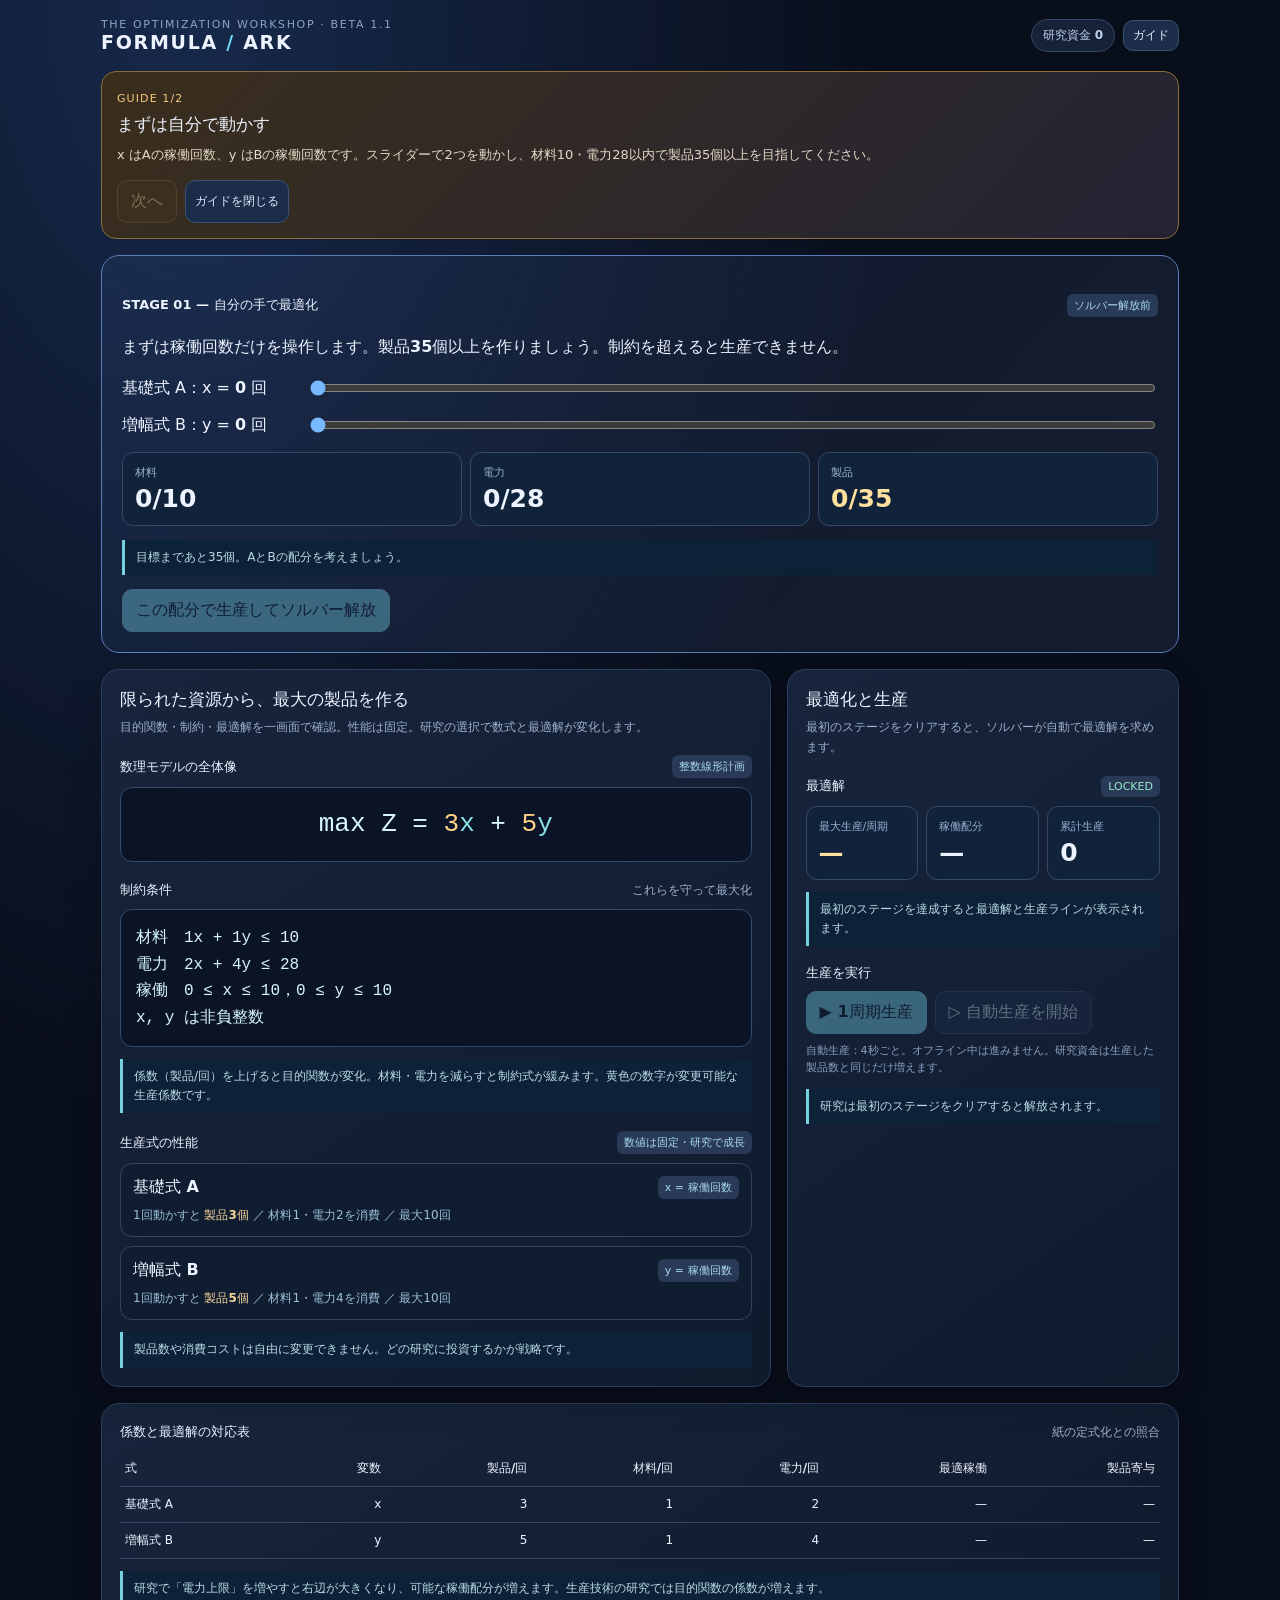
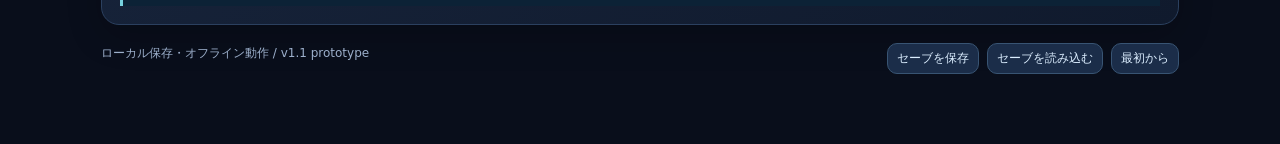
<file: index.html>
<!doctype html><html lang="ja"><head><meta charset="utf-8"><meta name="viewport" content="width=device-width,initial-scale=1,viewport-fit=cover"><meta name="theme-color" content="#0a1020"><meta name="description" content="数式を組み立て、整数最適化を目で見て楽しむ生産パズル"><title>FORMULA / ARK — 数式工房</title><link rel="manifest" href="./manifest.webmanifest"><link rel="apple-touch-icon" href="./icons/apple-touch-icon.png"><link rel="stylesheet" href="./styles.css?v=1.1.0"></head><body><div id="app"></div><script src="./core.js?v=1.1.0"></script><script src="./main.js?v=1.1.0"></script><script>if("serviceWorker" in navigator){window.addEventListener("load",()=>navigator.serviceWorker.register("./sw.js?v=1.1.0").catch(console.warn));}</script></body></html>
</file>
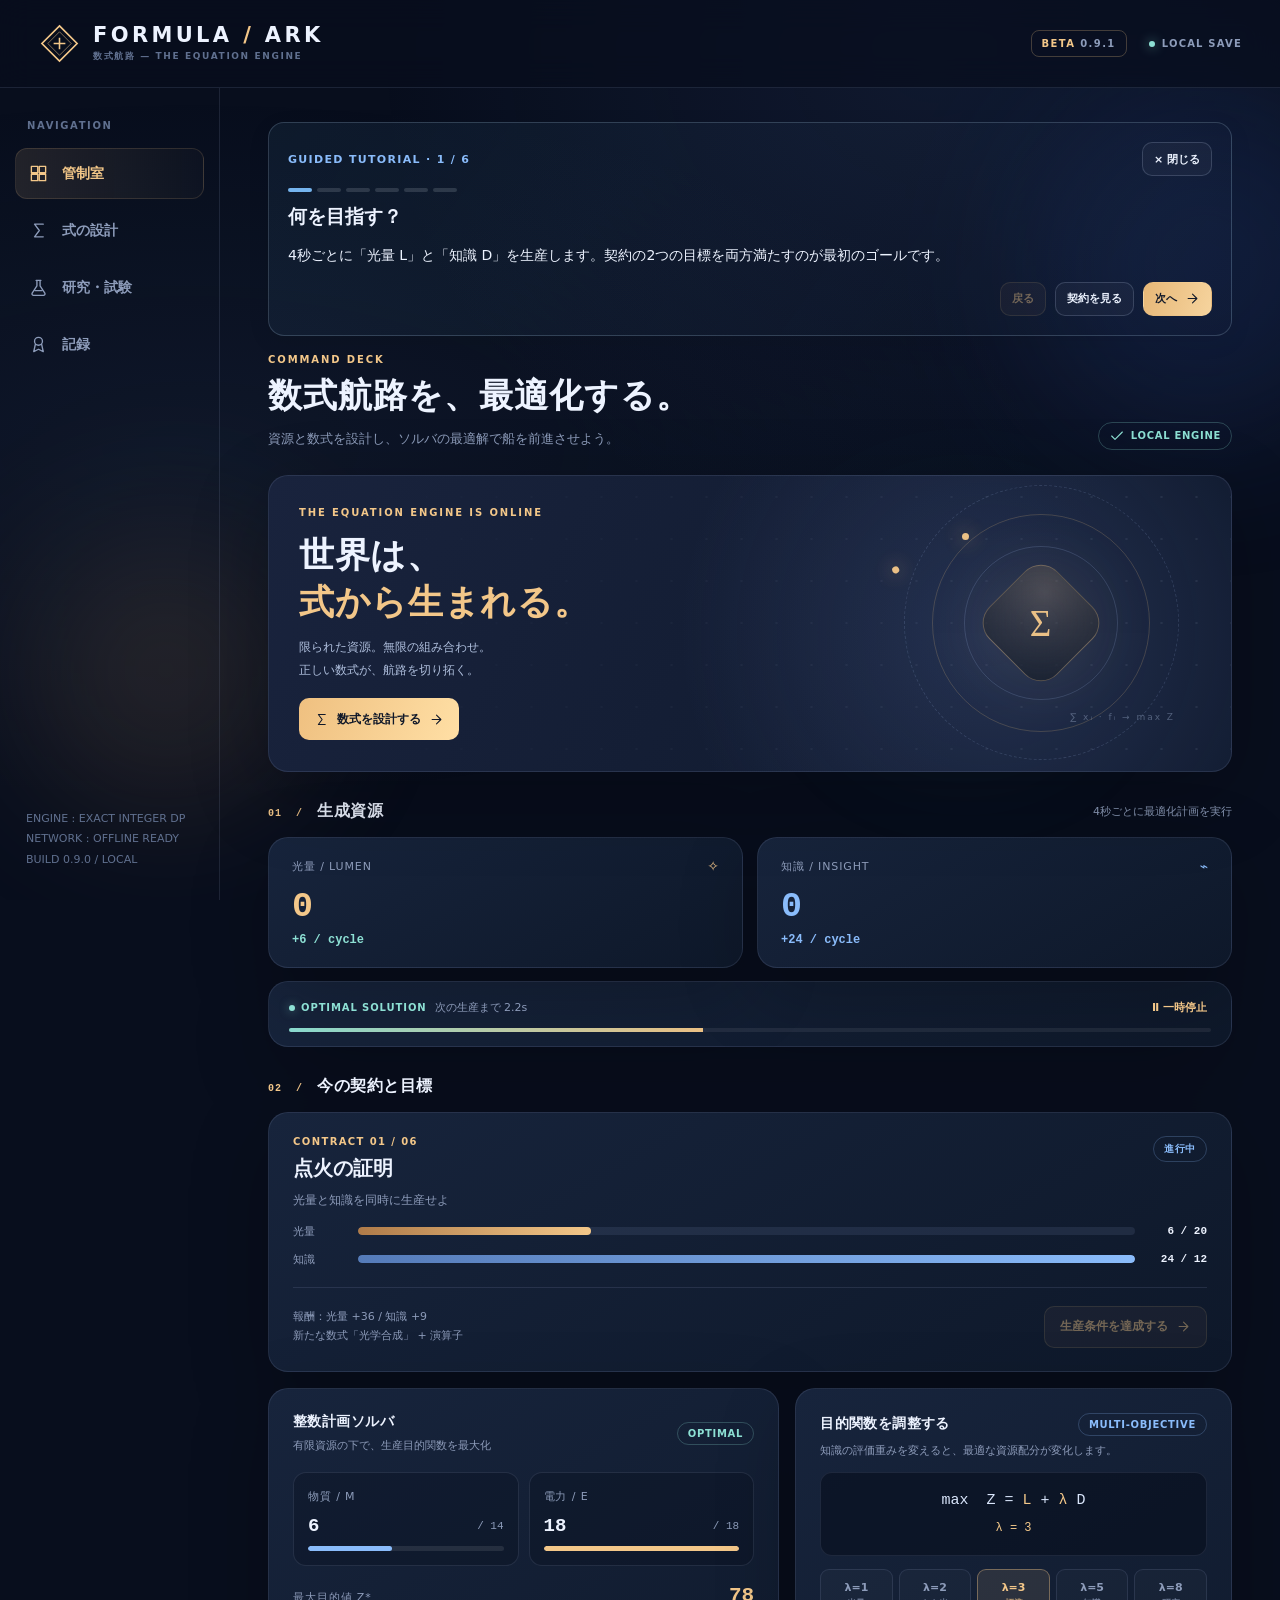
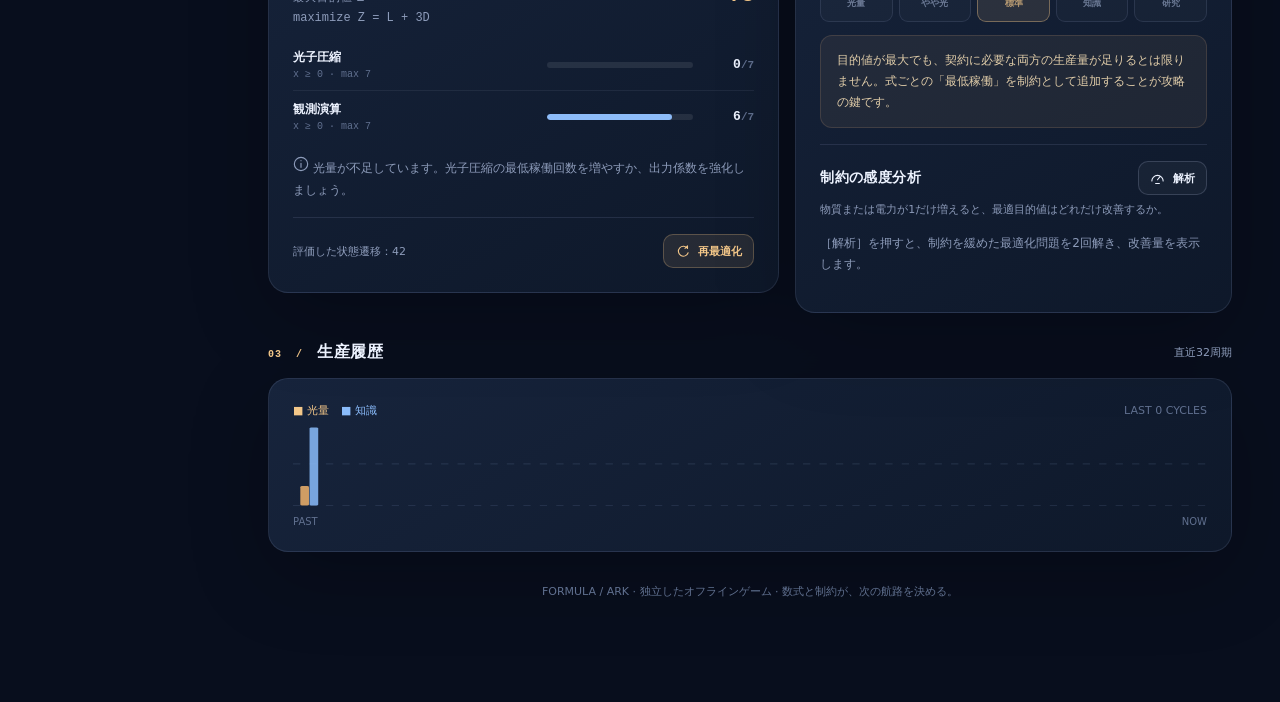
<file: FORMULA-ARK-standalone.html>
<!doctype html>
<html lang="ja">
<head>
  <meta charset="utf-8">
  <meta name="viewport" content="width=device-width, initial-scale=1, viewport-fit=cover">
  <meta name="theme-color" content="#080e1d">
  <meta name="color-scheme" content="dark">
  <meta name="description" content="数式を構築し、整数最適化で生産する。オフラインで遊べる数式設計ゲーム。">
  <link rel="manifest" href="./manifest.webmanifest">
  <link rel="icon" type="image/png" href="[data-uri]">
  <link rel="apple-touch-icon" href="[data-uri]">
  <style>
:root{--bg:#080e1d;--panel:#111b30;--panel-hi:#16233a;--panel-deep:#0d1629;--ink:#edf3ff;--muted:#8d9cba;--faint:#60708f;--line:rgba(176,196,239,.12);--gold:#f3c789;--gold-strong:#ffdfaa;--blue:#8abcfb;--mint:#8de0d4;--rose:#f5a4aa;--violet:#c7aeff;--radius:20px;--shadow:0 24px 80px rgba(0,0,0,.24)}
*{box-sizing:border-box}html{scroll-behavior:smooth}body{margin:0;min-height:100svh;background:var(--bg);color:var(--ink);font-family:-apple-system,BlinkMacSystemFont,"Hiragino Kaku Gothic ProN","Yu Gothic",Meiryo,system-ui,sans-serif;font-size:14px;-webkit-font-smoothing:antialiased}button,input{font:inherit}button{cursor:pointer}button:disabled{cursor:not-allowed;opacity:.44}button,a{-webkit-tap-highlight-color:transparent}button:focus-visible,a:focus-visible,input:focus-visible{outline:2px solid var(--gold);outline-offset:3px}::selection{background:rgba(243,199,137,.3)}.ambient{position:fixed;inset:0;pointer-events:none;overflow:hidden;z-index:-1;background:radial-gradient(ellipse at 73% 6%,rgba(64,92,158,.14),transparent 42%),radial-gradient(ellipse at 15% 50%,rgba(56,83,122,.13),transparent 55%)}.ambient span{position:absolute;border-radius:50%;filter:blur(80px);opacity:.17}.ambient span:nth-child(1){width:350px;height:350px;background:#335ab7;top:10%;right:-100px}.ambient span:nth-child(2){width:280px;height:280px;background:#ac8457;bottom:10%;left:2%}.ambient span:nth-child(3){width:170px;height:170px;background:#44c9c8;bottom:20%;right:18%}
.shell{max-width:1490px;margin:0 auto}.topbar{height:88px;padding:0 38px;display:flex;align-items:center;justify-content:space-between;border-bottom:1px solid var(--line);background:rgba(8,14,29,.7);backdrop-filter:blur(16px);position:sticky;top:0;z-index:20}.brand{display:flex;align-items:center;gap:12px}.brand-symbol{width:43px;height:43px;display:grid;place-items:center;color:var(--gold)}.brand-symbol svg{width:43px;height:43px}.brand-copy{display:flex;flex-direction:column;gap:4px}.brand-copy strong{font-size:21px;letter-spacing:.16em;font-weight:750;line-height:1}.brand-copy strong span{color:var(--gold)}.brand-copy small{font-size:9px;font-weight:700;letter-spacing:.18em;color:var(--faint)}.topbar-right{display:flex;gap:22px;align-items:center}.ver{font-size:10px;font-weight:800;color:var(--gold);letter-spacing:.14em;border:1px solid rgba(243,199,137,.25);border-radius:8px;padding:7px 10px}.ver span{color:var(--muted)}.sync-status{display:flex;align-items:center;gap:7px;font-size:10px;letter-spacing:.12em;font-weight:800;color:var(--muted)}.sync-led{width:6px;height:6px;border-radius:100%;background:var(--mint);box-shadow:0 0 12px rgba(141,224,212,.7)}
.layout{display:grid;grid-template-columns:220px minmax(0,1fr);min-height:calc(100svh - 88px)}.sidebar{border-right:1px solid var(--line);padding:32px 15px;position:sticky;top:88px;height:calc(100svh - 88px)}.side-caption{margin:0 12px 17px;font-size:10px;letter-spacing:.16em;color:var(--faint);font-weight:800}.side-link{display:flex;align-items:center;gap:14px;border:1px solid transparent;background:transparent;color:var(--muted);width:100%;text-align:left;border-radius:12px;padding:15px 13px;margin-bottom:6px;font-weight:650;transition:background .2s,color .2s}.side-link svg{width:19px;height:19px}.side-link.active{border-color:rgba(243,199,137,.14);color:var(--gold);background:linear-gradient(90deg,rgba(243,199,137,.11),rgba(243,199,137,.025))}.side-link:not(.active):hover{background:rgba(255,255,255,.04);color:var(--ink)}.side-footer{position:absolute;bottom:30px;left:26px;right:22px;color:var(--faint);font-size:11px;line-height:1.85}.bottom-nav{display:none}.main{min-width:0;padding:34px 35px 100px;max-width:1250px;width:100%}.loading-message{padding:80px 0;color:var(--muted);text-align:center}
.eyebrow{color:var(--gold);font-size:10px;font-weight:800;letter-spacing:.19em;text-transform:uppercase}.page-head{display:flex;justify-content:space-between;align-items:flex-end;gap:16px;margin:0 0 25px}.page-head h1{font-size:clamp(25px,3vw,34px);font-weight:750;letter-spacing:.03em;margin:8px 0 0}.page-head p{margin:9px 0 0;color:var(--muted);font-size:13px;line-height:1.7}.page-head .head-aside{text-align:right}.mono{font-family:ui-monospace,SFMono-Regular,Menlo,Consolas,monospace;font-variant-numeric:tabular-nums}.tiny{font-size:11px}.small{font-size:12px}.muted{color:var(--muted)}.faint{color:var(--faint)}.gold{color:var(--gold)}.blue{color:var(--blue)}.mint{color:var(--mint)}.rose{color:var(--rose)}.right{text-align:right}.label{color:var(--muted);font-size:11px;letter-spacing:.08em}.caption{color:var(--muted);font-size:12px;line-height:1.75}.section-title{display:flex;justify-content:space-between;align-items:center;gap:10px;margin:29px 0 15px}.section-title h2{font-size:16px;letter-spacing:.035em;font-weight:720;margin:0}.section-title .index{color:var(--gold);font-size:10px;font-family:ui-monospace,monospace;letter-spacing:.1em}.section-title>small{color:var(--muted);font-size:11px}.flex{display:flex}.between{justify-content:space-between}.center{align-items:center}.gap8{gap:8px}.gap12{gap:12px}.wrap{flex-wrap:wrap}.divider{height:1px;background:var(--line);margin:16px 0}.pill{display:inline-flex;align-items:center;gap:6px;border-radius:100px;padding:5px 10px;border:1px solid rgba(243,199,137,.2);font-weight:700;font-size:10px;color:var(--gold);letter-spacing:.07em}.pill.cool{color:var(--blue);border-color:rgba(138,188,251,.24)}.pill.good{color:var(--mint);border-color:rgba(141,224,212,.25)}.pill.warn{color:var(--rose);border-color:rgba(245,164,170,.25)}
.panel{background:linear-gradient(150deg,rgba(25,38,63,.92),rgba(15,25,43,.92));border:1px solid var(--line);border-radius:var(--radius);box-shadow:var(--shadow);overflow:hidden}.panel-inner{padding:22px}.panel-title{margin:0;font-size:14px;font-weight:720;letter-spacing:.03em}.panel-sub{color:var(--muted);font-size:11px;line-height:1.6;margin-top:6px}.split{display:grid;grid-template-columns:1.17fr 1fr;gap:16px}.grid-2{display:grid;grid-template-columns:repeat(2,minmax(0,1fr));gap:14px}.grid-3{display:grid;grid-template-columns:repeat(3,minmax(0,1fr));gap:14px}.stat-card{padding:20px 23px}.stat-card .stat-value{font-size:clamp(25px,3vw,35px);font-weight:750;letter-spacing:-.035em;line-height:1.22;margin:12px 0 4px;white-space:nowrap;overflow:hidden;text-overflow:ellipsis}.stat-hero{font-size:26px;font-weight:750;line-height:1.3;letter-spacing:-.02em}.stat-card .rate{font-size:12px;color:var(--mint);font-weight:700}.stat-card .rate.data{color:var(--blue)}
.hero{min-height:276px;display:flex;position:relative;isolation:isolate;background:radial-gradient(circle at 75% 53%,rgba(88,109,167,.27),transparent 42%),linear-gradient(119deg,#19233d 0%,#111b30 75%);overflow:hidden}.hero:before{content:"";position:absolute;inset:0;background-image:radial-gradient(circle,#c9d5ee 1px,transparent 1.3px);background-size:35px 42px;opacity:.09;mask-image:linear-gradient(to right,transparent,black)}.hero-content{padding:31px 30px;position:relative;z-index:2;max-width:62%;display:flex;flex-direction:column;align-items:flex-start}.hero h1{font-size:clamp(24px,2.7vw,35px);line-height:1.36;letter-spacing:.02em;margin:14px 0 10px;font-weight:740}.hero h1 span{color:var(--gold)}.hero p{font-size:12px;color:#afbfdd;line-height:1.9;margin:0 0 17px}.orbit{position:absolute;width:310px;height:310px;right:8px;top:-8px;display:grid;place-items:center;opacity:.96}.orbit-ring{border:1px solid rgba(172,197,243,.17);border-radius:50%;position:absolute;animation:orbitturn 35s linear infinite}.orbit-ring.r1{width:275px;height:275px;transform:rotate(-28deg);border-style:dashed}.orbit-ring.r2{width:218px;height:218px;border-color:rgba(243,199,137,.2);animation-duration:24s;animation-direction:reverse}.orbit-ring.r3{width:154px;height:154px;border-color:rgba(172,197,243,.18)}.orbit-ring.r2:before,.orbit-ring.r1:after{content:"";position:absolute;width:7px;height:7px;border-radius:50%;background:var(--gold);top:18px;left:29px;box-shadow:0 0 20px rgba(243,199,137,.9)}.orbit-core{height:96px;width:96px;display:grid;place-items:center;border-radius:23px;border:1px solid rgba(243,199,137,.32);background:radial-gradient(circle at 30% 24%,rgba(243,199,137,.21),rgba(15,25,43,.93));transform:rotate(45deg);box-shadow:0 0 85px rgba(243,199,137,.13),inset 0 0 40px rgba(243,199,137,.05)}.orbit-core b{transform:rotate(-45deg);font-size:37px;color:var(--gold);font-weight:400;font-family:Georgia,serif}.orbit-small{position:absolute;bottom:56px;right:21px;color:rgba(198,218,250,.35);font-size:9px;letter-spacing:.22em}.hero-button{color:#101829!important;background:linear-gradient(110deg,#efc080,#ffdfa5)!important;border:0!important;font-weight:800!important}.hero-button:hover{filter:brightness(1.07)}@keyframes orbitturn{to{transform:rotate(360deg)}}
.btn{border:1px solid rgba(185,201,230,.2);background:rgba(255,255,255,.035);border-radius:10px;color:var(--ink);font-size:12px;font-weight:680;padding:11px 15px;min-height:42px;display:inline-flex;align-items:center;justify-content:center;gap:8px;transition:.18s background,.18s transform,.18s border-color}.btn:hover:not(:disabled){background:rgba(255,255,255,.08);border-color:rgba(243,199,137,.35);transform:translateY(-1px)}.btn:active{transform:translateY(0)}.btn.primary{background:linear-gradient(110deg,#e6b777,#f6d49e);color:#11192a;border-color:transparent}.btn.primary:hover{background:#ffe0aa}.btn.soft{background:rgba(243,199,137,.1);color:var(--gold);border-color:rgba(243,199,137,.26)}.btn.danger{color:var(--rose);border-color:rgba(245,164,170,.3)}.btn.sm{min-height:34px;padding:7px 11px;font-size:11px}.btn.full{width:100%}.btn-icon{width:16px;height:16px;stroke:currentColor;flex:none}.btn .btn-icon{width:15px;height:15px}.mini-action{border:0;background:transparent;color:var(--gold);font-size:11px;font-weight:700;cursor:pointer;padding:4px}.mini-action:hover{text-decoration:underline}.tick-progress{background:rgba(255,255,255,.07);height:4px;border-radius:100px;overflow:hidden}.tick-progress>div{height:100%;width:0;background:linear-gradient(to right,var(--mint),var(--gold));transition:width .12s linear}.contract{padding:23px 24px}.contract-header{display:flex;gap:14px;align-items:flex-start;justify-content:space-between}.mission-step{color:var(--gold);font-weight:800;font-size:10px;letter-spacing:.14em}.mission-title{font-size:20px;font-weight:750;margin:8px 0 8px}.mission-desc{color:var(--muted);font-size:12px;line-height:1.7}.progress-row{display:grid;grid-template-columns:55px 1fr auto;align-items:center;gap:10px;margin:13px 0 8px}.progress-row .progress-name{font-size:11px;color:var(--muted)}.progress-track{height:8px;border-radius:20px;background:rgba(180,202,255,.095);overflow:hidden}.progress-fill{display:block;background:linear-gradient(90deg,#af7b49,var(--gold));height:100%;border-radius:inherit;transition:width .25s}.progress-fill.bluefill{background:linear-gradient(90deg,#557bb9,var(--blue))}.progress-value{font-size:11px;color:var(--ink);font-weight:650;font-variant-numeric:tabular-nums;min-width:62px;text-align:right}.contract-claim{display:flex;justify-content:space-between;align-items:center;gap:15px;margin-top:20px;padding-top:18px;border-top:1px solid var(--line)}.contract-claim .rewards{font-size:11px;color:var(--muted);line-height:1.65}.contract-done{background:rgba(141,224,212,.07);border:1px solid rgba(141,224,212,.22);padding:11px 13px;color:var(--mint);border-radius:11px;font-size:12px;line-height:1.6}.explanation{padding:14px 16px;background:rgba(243,199,137,.065);border:1px solid rgba(243,199,137,.14);border-radius:12px;color:#e0cda9;font-size:12px;line-height:1.75}.explanation .title{color:var(--gold);font-weight:800;font-size:11px;margin-bottom:6px}
.budget{display:grid;grid-template-columns:1fr 1fr;gap:10px;margin:18px 0}.budget-chip{padding:14px;border:1px solid var(--line);border-radius:13px;background:rgba(7,13,24,.26)}.budget-chip .big{display:flex;justify-content:space-between;align-items:center;margin:11px 0 9px;font-size:19px;font-weight:750}.budget-chip .big small{font-size:11px;color:var(--muted);font-weight:400}.small-track{height:5px;background:rgba(255,255,255,.09);border-radius:8px;overflow:hidden}.small-track b{display:block;height:100%;border-radius:8px;background:var(--blue)}.budget-chip:nth-child(2) .small-track b{background:var(--gold)}.plan-headline{display:flex;justify-content:space-between;align-items:baseline;margin-bottom:4px;gap:10px}.score{color:var(--gold);font-size:21px;font-weight:800}.plan-list{margin-top:14px}.plan-line{display:grid;grid-template-columns:minmax(0,1fr) minmax(55px,.6fr) 50px;gap:11px;align-items:center;padding:10px 0;border-bottom:1px solid rgba(197,211,242,.075)}.plan-line:last-child{border:0}.plan-line .formula-name{font-size:12px;font-weight:680;white-space:nowrap;overflow:hidden;text-overflow:ellipsis}.plan-line .formula-sub{font-size:10px;color:var(--faint);margin-top:3px}.planbar{height:6px;border-radius:20px;background:rgba(255,255,255,.085);overflow:hidden}.planbar b{display:block;height:100%;background:var(--bar-color,var(--gold));border-radius:inherit}.plan-num{text-align:right;font-size:13px;font-weight:800}.opt-badge{display:flex;gap:6px;align-items:center;font-size:10px;color:var(--mint);font-weight:800;letter-spacing:.09em}.opt-badge:before{content:"";width:6px;height:6px;background:var(--mint);border-radius:50%;box-shadow:0 0 10px rgba(141,224,212,.5)}.weight-tabs{display:grid;grid-template-columns:repeat(5,1fr);gap:6px;margin:13px 0}.weight-chip{padding:11px 6px;text-align:center;border-radius:9px;background:rgba(255,255,255,.025);border:1px solid var(--line);color:var(--muted);font-size:11px;font-weight:700;min-height:44px}.weight-chip.active{color:var(--gold);background:rgba(243,199,137,.11);border-color:rgba(243,199,137,.38)}.weight-chip small{display:block;font-size:9px;margin-top:3px;opacity:.7}.hint{margin-top:14px;color:var(--muted);font-size:12px;line-height:1.8}.chart-box{height:94px;padding:2px 0 0}.chart-svg{width:100%;height:100%}.history-labels{display:flex;justify-content:space-between;color:var(--faint);font-size:10px;margin-top:4px}.margin-line{display:grid;grid-template-columns:1fr 1fr;gap:10px;margin:10px 0}.margin-stat{border:1px solid var(--line);background:rgba(7,13,24,.25);border-radius:12px;padding:14px}.margin-stat strong{font-size:23px;display:block;margin:5px 0;color:var(--gold)}
.formula-layout{display:grid;grid-template-columns:minmax(0,.88fr) minmax(0,1.12fr);gap:18px;align-items:start}.formula-list{display:grid;gap:9px}.formula-choice{position:relative;display:flex;align-items:center;gap:13px;width:100%;text-align:left;border-radius:15px;border:1px solid var(--line);background:linear-gradient(120deg,rgba(24,38,63,.75),rgba(15,24,43,.85));color:var(--ink);padding:13px 14px;min-height:79px}.formula-choice.active{border-color:rgba(243,199,137,.53);box-shadow:inset 0 0 25px rgba(243,199,137,.045)}.formula-choice.locked{opacity:.46}.formula-sigil{width:49px;height:49px;border-radius:13px;display:grid;place-items:center;background:var(--sigil-bg);font-size:29px;flex:none;color:var(--sigil-color);font-family:Georgia,serif;border:1px solid rgba(255,255,255,.06)}.formula-choice .choice-name{font-size:14px;font-weight:750}.formula-choice .choice-en{font-size:9px;color:var(--faint);margin-top:4px;letter-spacing:.13em}.formula-choice .choice-stat{margin-left:auto;text-align:right}.formula-choice .choice-stat strong{font-size:17px;color:var(--gold)}.formula-choice .choice-stat small{display:block;color:var(--muted);font-size:10px}.editor-top{padding:22px 23px 16px;background:radial-gradient(circle at 90% 0%,rgba(243,199,137,.07),transparent 50%)}.editor-head{display:flex;gap:14px;align-items:center}.editor-sigil{width:62px;height:62px;border-radius:17px;display:grid;place-items:center;background:var(--sigil-bg);color:var(--sigil-color);font-family:Georgia,serif;font-size:36px;border:1px solid rgba(255,255,255,.08)}.editor-head h2{font-size:21px;margin:5px 0 4px}.equation{margin:17px 0 0;padding:14px 10px;border-radius:12px;background:rgba(7,14,26,.55);border:1px solid rgba(181,203,245,.1);font:15px/1.8 ui-monospace,SFMono-Regular,Consolas,monospace;text-align:center;overflow-wrap:anywhere;color:#dae6fc}.equation span{color:var(--gold)}.formula-editor{padding:19px 22px 23px}.min-control{display:flex;justify-content:space-between;align-items:center;gap:10px;padding:12px 0}.stepper{display:flex;align-items:center;gap:6px;background:rgba(5,10,22,.44);border-radius:11px;border:1px solid var(--line);padding:4px}.stepper button{border:0;background:rgba(255,255,255,.07);height:34px;width:34px;border-radius:7px;color:var(--ink);font-size:18px}.stepper button:hover{background:rgba(243,199,137,.15)}.stepper strong{display:block;min-width:33px;text-align:center}.metrics-table{display:grid;grid-template-columns:1fr 1fr;gap:9px;margin:12px 0 16px}.metric{background:rgba(7,14,26,.36);border:1px solid var(--line);border-radius:11px;padding:11px 13px}.metric span{display:block;color:var(--muted);font-size:10px;margin-bottom:6px}.metric strong{font-size:17px}.chip-slots{display:grid;grid-template-columns:repeat(3,minmax(0,1fr));gap:9px;margin-top:14px}.slot{border:1px dashed rgba(243,199,137,.28);min-height:81px;background:rgba(243,199,137,.03);border-radius:12px;color:var(--gold);padding:9px;text-align:center;display:flex;flex-direction:column;justify-content:center;align-items:center;gap:6px;font-size:11px;font-weight:700}.slot.filled{border-style:solid;background:rgba(243,199,137,.09)}.slot.locked{opacity:.3;border-color:var(--line);pointer-events:none}.slot .slot-label{color:var(--faint);font-size:9px}.inventory{display:grid;grid-template-columns:repeat(2,minmax(0,1fr));gap:10px}.chip-item{min-height:102px;text-align:left;border-radius:12px;border:1px solid var(--line);padding:13px;background:rgba(10,20,34,.45);color:var(--ink)}.chip-item:hover:not(:disabled){border-color:rgba(243,199,137,.35);background:rgba(243,199,137,.05)}.chip-item .chip-head{display:flex;align-items:flex-start;justify-content:space-between;gap:4px}.chip-item strong{font-size:12px;line-height:1.4}.chip-item .symbol{font:17px ui-monospace,monospace;color:var(--gold);margin-bottom:7px}.chip-item .description{color:var(--muted);font-size:10px;line-height:1.5;margin-top:5px}.chip-qty{color:var(--mint);font-size:10px;white-space:nowrap}.chip-item.unowned{opacity:.35}.formula-how{margin-top:19px}.formula-how p{line-height:1.8;margin:6px 0;color:var(--muted);font-size:12px}
.research-grid{display:grid;grid-template-columns:repeat(2,minmax(0,1fr));gap:14px}.research-card{padding:20px;display:flex;flex-direction:column;gap:11px}.research-header{display:flex;align-items:center;justify-content:space-between}.research-icon{font-size:23px;color:var(--gold)}.research-lvl{font-size:11px;color:var(--muted)}.research-card h3{font-size:16px;margin:0}.research-card p{color:var(--muted);font-size:12px;line-height:1.7;margin:0;min-height:38px}.research-card .bottom{display:flex;justify-content:space-between;align-items:center;gap:8px;margin-top:auto}.price{font-size:12px;color:var(--gold);font-weight:720;line-height:1.8}.price .data{color:var(--blue)}.trial-list{display:grid;gap:12px}.trial-card{padding:18px 21px}.trial-top{display:flex;justify-content:space-between;gap:12px;align-items:flex-start}.trial-card h3{font-size:15px;margin:6px 0}.trial-body{display:grid;grid-template-columns:1fr auto;gap:12px;align-items:center;margin-top:14px}.trial-values{display:flex;flex-wrap:wrap;gap:7px}.trial-values span{border:1px solid var(--line);background:rgba(7,14,25,.35);border-radius:7px;padding:7px 9px;font-size:11px;color:var(--muted)}.trial-values b{color:var(--ink)}
.archive-grid{display:grid;grid-template-columns:repeat(3,minmax(0,1fr));gap:12px}.archive-stat{padding:23px}.archive-stat strong{display:block;font-size:26px;color:var(--gold);margin-top:9px}.achievements{display:grid;grid-template-columns:repeat(3,minmax(0,1fr));gap:9px}.achievement{border:1px solid var(--line);border-radius:12px;padding:14px;min-height:119px;background:rgba(255,255,255,.02)}.achievement.earned{background:rgba(243,199,137,.065);border-color:rgba(243,199,137,.2)}.achievement .ach-symbol{font-size:20px;color:var(--gold);margin-bottom:8px}.achievement:not(.earned) .ach-symbol{color:var(--faint)}.achievement strong{font-size:12px;display:block}.achievement p{font-size:10px;color:var(--muted);line-height:1.5;margin:5px 0 0}.activity{list-style:none;margin:0;padding:0}.activity li{display:flex;gap:13px;padding:13px 0;border-bottom:1px solid var(--line);font-size:12px;color:var(--muted);line-height:1.65}.activity li:last-child{border-bottom:0}.activity li:before{content:'◈';color:var(--gold);font-size:12px}.guide{padding:21px 23px}.guide-step{display:flex;align-items:flex-start;gap:13px;padding:13px 0;border-bottom:1px solid var(--line)}.guide-step:last-child{border:0}.guide-number{width:28px;height:28px;display:grid;place-items:center;border-radius:9px;background:rgba(243,199,137,.12);color:var(--gold);font-weight:800;flex:none}.guide-step strong{font-size:13px}.guide-step p{color:var(--muted);font-size:11px;line-height:1.75;margin:4px 0 0}.danger-zone{padding:20px;border:1px solid rgba(245,164,170,.18);border-radius:15px;background:rgba(245,164,170,.03)}.danger-zone p{color:var(--muted);font-size:12px;line-height:1.6;margin:7px 0 15px}.footer-note{color:var(--faint);font-size:11px;line-height:1.8;margin-top:30px;text-align:center}
.toast-stack{position:fixed;bottom:22px;right:25px;z-index:60;display:grid;gap:8px;pointer-events:none}.toast{background:#24354a;border:1px solid rgba(243,199,137,.35);padding:14px 18px;color:var(--ink);border-radius:12px;box-shadow:0 12px 50px #0009;font-size:12px;line-height:1.7;max-width:360px;animation:toastIn .2s ease both}.toast.success{border-color:rgba(141,224,212,.35)}.toast.error{border-color:rgba(245,164,170,.45)}@keyframes toastIn{from{transform:translateY(10px);opacity:0}to{transform:translateY(0);opacity:1}}.overlay{position:fixed;inset:0;z-index:80;background:rgba(2,6,15,.72);backdrop-filter:blur(7px);display:flex;align-items:center;justify-content:center;padding:20px}.modal{width:min(550px,100%);max-height:min(85svh,750px);overflow:auto;background:#172238;border:1px solid rgba(243,199,137,.2);border-radius:20px;padding:23px;box-shadow:0 30px 150px #000a}.modal-header{display:flex;justify-content:space-between;align-items:center;gap:12px}.modal h2{margin:8px 0 8px;font-size:21px}.modal-close{height:36px;width:36px;border-radius:10px;border:1px solid var(--line);background:transparent;color:var(--ink);font-size:19px}.modal-chip-list{display:grid;gap:9px;margin:19px 0}.modal-chip{display:flex;align-items:center;justify-content:space-between;gap:12px;width:100%;background:rgba(255,255,255,.025);border:1px solid var(--line);border-radius:11px;padding:13px;color:var(--ink);text-align:left}.modal-chip:hover:not(:disabled){background:rgba(243,199,137,.09)}.modal-chip b{display:block;font-size:13px}.modal-chip p{font-size:11px;color:var(--muted);margin:5px 0 0;line-height:1.6}.modal-chip .chip-mark{font-size:18px;color:var(--gold);min-width:44px;text-align:right}.tutorial-cta{display:flex;gap:10px;margin-top:15px;flex-wrap:wrap}.trial-result{padding:12px;background:rgba(141,224,212,.08);border:1px solid rgba(141,224,212,.18);border-radius:11px;color:var(--mint);margin:13px 0;font-size:12px}
@media(min-width:1260px){.main{padding-left:48px;padding-right:48px}.hero{min-height:289px}.orbit{right:35px}.panel-inner{padding:24px}}
@media(max-width:1050px){.layout{grid-template-columns:72px minmax(0,1fr)}.sidebar{padding:24px 9px}.side-caption,.side-footer,.side-link span{display:none}.side-link{justify-content:center;padding:14px 0;gap:0}.main{padding:28px 24px 100px}.topbar{padding:0 24px}.orbit{right:-35px}.split{grid-template-columns:1fr 1fr}}
@media(max-width:740px){.topbar{height:67px;padding:0 16px}.brand-symbol,.brand-symbol svg{width:36px;height:36px}.brand{gap:8px}.brand-copy strong{font-size:17px;letter-spacing:.13em}.brand-copy small{font-size:7px;letter-spacing:.1em}.topbar-right{gap:9px}.sync-status{display:none}.ver{font-size:9px;padding:5px 7px}.layout{display:block;min-height:calc(100svh - 67px)}.sidebar{display:none}.main{padding:23px 14px calc(116px + env(safe-area-inset-bottom,0px))}.bottom-nav{display:grid;grid-template-columns:repeat(4,1fr);position:fixed;bottom:0;left:0;right:0;z-index:40;height:calc(69px + env(safe-area-inset-bottom,0px));padding:6px 7px env(safe-area-inset-bottom,0px);border-top:1px solid rgba(180,203,245,.14);background:rgba(10,17,33,.95);backdrop-filter:blur(22px)}.bottom-link{border:0;border-radius:10px;background:transparent;color:var(--muted);display:flex;flex-direction:column;align-items:center;justify-content:center;gap:3px;font-size:10px;font-weight:700}.bottom-link.active{color:var(--gold);background:rgba(243,199,137,.08)}.bottom-link svg{height:21px;width:21px}.page-head{margin-bottom:18px}.page-head h1{font-size:26px}.page-head .head-aside{display:none}.hero{min-height:240px}.hero-content{padding:24px 21px;max-width:72%}.hero h1{font-size:24px}.hero p{font-size:11px}.orbit{width:250px;height:250px;right:-102px;top:3px;opacity:.7}.orbit-ring.r1{width:230px;height:230px}.orbit-ring.r2{width:177px;height:177px}.orbit-ring.r3{width:125px;height:125px}.orbit-core{height:76px;width:76px}.orbit-small{display:none}.split{grid-template-columns:1fr}.section-title{margin:24px 0 12px}.stat-card{padding:16px}.stat-card .stat-value{font-size:27px}.panel-inner{padding:19px}.formula-layout{grid-template-columns:1fr}.formula-list{display:grid;grid-template-columns:repeat(2,minmax(0,1fr));gap:8px}.formula-choice{padding:10px;gap:8px;min-height:70px}.formula-sigil{height:38px;width:38px;font-size:22px}.formula-choice .choice-name{font-size:12px}.formula-choice .choice-en{font-size:7px}.formula-choice .choice-stat{display:none}.research-grid{grid-template-columns:1fr}.achievements{grid-template-columns:repeat(2,minmax(0,1fr))}.archive-grid{grid-template-columns:repeat(3,minmax(0,1fr));gap:8px}.archive-stat{padding:14px 10px}.archive-stat strong{font-size:19px}.trial-body{grid-template-columns:1fr}.trial-body .btn{width:100%}.toast-stack{left:13px;right:13px;bottom:calc(83px + env(safe-area-inset-bottom,0px))}.toast{max-width:100%}}
@media(max-width:370px){.main{padding-left:10px;padding-right:10px}.hero-content{max-width:78%}.hero h1{font-size:21px}.stat-card .stat-value{font-size:23px}.weight-tabs{gap:3px}.weight-chip{font-size:10px;padding:9px 3px}.formula-choice{gap:6px}.formula-choice .choice-en{font-size:6.5px}.chip-slots{gap:5px}.slot{padding:7px 3px;font-size:10px}.inventory{grid-template-columns:1fr 1fr}}
@media(prefers-reduced-motion:reduce){*,*:before,*:after{animation:none!important;scroll-behavior:auto!important;transition:none!important}}

/* Guided tutorial and live mathematical model */
.guide-panel,.model-panel{background:linear-gradient(125deg,rgba(57,102,139,.14),rgba(33,42,62,.08));border:1px solid var(--border,rgba(130,155,180,.3));border-radius:16px;padding:19px;margin:0 0 18px;box-shadow:0 6px 22px rgba(0,0,0,.08)}
.guide-top,.guide-actions,.guide-reopen{display:flex;align-items:center;justify-content:space-between;gap:9px;flex-wrap:wrap}.guide-reopen{justify-content:flex-start;margin-bottom:16px}.guide-kicker{font-size:11px;letter-spacing:.12em;font-weight:800;color:var(--blue,#79b8f8)}.guide-dots{display:flex;gap:5px;margin:12px 0}.guide-dots span{width:24px;height:4px;border-radius:3px;background:rgba(140,150,165,.25)}.guide-dots span.active{background:#75b4ee}.guide-panel h2,.model-panel h2{font-size:19px;margin:8px 0}.guide-panel p,.model-panel p{line-height:1.7;font-size:14px}.guide-status{border-left:3px solid #75b4ee;padding:6px 10px;background:rgba(120,160,210,.08)}.guide-actions{justify-content:flex-end;margin-top:14px}.model-math{font-family:ui-monospace,monospace;line-height:2;background:rgba(100,120,150,.08);padding:12px;border-radius:9px;font-size:13px;overflow-x:auto}.model-table-wrap{overflow-x:auto;max-width:100%}.model-table{border-collapse:collapse;width:100%;min-width:680px;font-size:12px}.model-table th,.model-table td{padding:9px 7px;border-bottom:1px solid rgba(140,155,180,.22);text-align:right;white-space:nowrap}.model-table th:first-child,.model-table td:first-child{text-align:left}

</style>
  <title>FORMULA / ARK — 数式航路</title>
</head>
<body>
  <div class="ambient" aria-hidden="true"><span></span><span></span><span></span></div>
  <div id="app" class="shell">
    <header class="topbar">
      <div class="brand" aria-label="FORMULA ARK 数式航路">
        <div class="brand-symbol"><svg viewBox="0 0 44 44" fill="none" aria-hidden="true"><path d="M22 4 40 22 22 40 4 22 22 4Z" stroke="currentColor" stroke-width="1.7"/><path d="M22 10 34 22 22 34 10 22 22 10Z" stroke="currentColor" stroke-opacity=".52"/><path d="M22 16v12M16 22h12" stroke="currentColor" stroke-width="1.6"/></svg></div>
        <div class="brand-copy"><strong>FORMULA<span> / </span>ARK</strong><small>数式航路 — THE EQUATION ENGINE</small></div>
      </div>
      <div class="topbar-right"><span class="ver">BETA <span>0.9.1</span></span><span class="sync-status"><span class="sync-led"></span>LOCAL SAVE</span></div>
    </header>
    <div class="layout">
      <nav class="sidebar" id="side-nav" aria-label="メインメニュー"></nav>
      <main class="main" id="view" tabindex="-1"><div class="loading-message">航路を解析しています…</div></main>
    </div>
    <nav class="bottom-nav" id="bottom-nav" aria-label="モバイルメニュー"></nav>
  </div>
  <div id="toast-stack" class="toast-stack" aria-live="polite" aria-atomic="false"></div>
  <div id="overlay-root"></div>
  <script>
/* FORMULA / ARK — deterministic, offline-first optimization game engine.
   MIT license. Pure functions; no DOM, timers or storage in this module. */
(function (root, factory) {
  const api = factory();
  if (typeof module !== 'undefined' && module.exports) module.exports = api;
  root.FormulaCore = api;
})(typeof globalThis !== 'undefined' ? globalThis : this, function () {
  'use strict';
  const SAVE_VERSION = 3;
  const CYCLE_MS = 4000;
  const MAX_OFFLINE_CYCLES = 180;
  const MAX_UPGRADE_LEVEL = 22;
  const MAX_CURRENCY = 1e15;
  const FORMULAS = [
    { id:'helios', no:'01', name:'光子圧縮', en:'PHOTON PRESS', sigil:'◈', color:'#e9ae6b', matter:2, energy:2, light:7, data:0, cap:7, unlock:0, about:'少ない電力で光量を安定生産する基礎式。'},
    { id:'oracle', no:'02', name:'観測演算', en:'OBSERVATORY', sigil:'⌁', color:'#8dbcf9', matter:1, energy:3, light:1, data:4, cap:7, unlock:0, about:'観測値を知識へと変換する。研究の主力。'},
    { id:'prism', no:'03', name:'光学合成', en:'PRISM ARRAY', sigil:'◇', color:'#c7a7ff', matter:3, energy:4, light:10, data:3, cap:6, unlock:1, about:'光量と知識の両方を出力する複合式。'},
    { id:'inverse', no:'04', name:'反転導出', en:'INVERSE ENGINE', sigil:'⌬', color:'#77e2cf', matter:2, energy:4, light:2, data:8, cap:6, unlock:2, about:'知識を高密度で取り出す強力な演算。'},
    { id:'vector', no:'05', name:'位相増幅', en:'PHASE VECTOR', sigil:'✧', color:'#f29aaa', matter:4, energy:5, light:23, data:1, cap:5, unlock:3, about:'大量の光量を生成する高負荷の演算式。'},
    { id:'zero', no:'06', name:'零点炉', en:'ZERO-POINT CORE', sigil:'✳', color:'#d8ce8c', matter:5, energy:7, light:32, data:9, cap:5, unlock:4, about:'生産を次元上昇させる精密な複合式。'},
    { id:'recursion', no:'07', name:'自己再帰', en:'RECURSIVE ARRAY', sigil:'∞', color:'#91a8ff', matter:6, energy:9, light:62, data:14, cap:5, unlock:5, about:'巨大な生産量を生む最終世代の数式。'}
  ];
  const CHIPS = [
    { id:'light', name:'加算子 +4', tag:'光量', symbol:'+4', color:'gold', desc:'1稼働あたり光量+4。電力消費+1。', dL:4, dE:1 },
    { id:'data', name:'演繹子 +3', tag:'知識', symbol:'+3', color:'blue', desc:'1稼働あたり知識+3。物質消費+1。', dD:3, dM:1 },
    { id:'eco', name:'省電演算', tag:'節約', symbol:'E−1', color:'mint', desc:'1稼働あたり電力消費−1（下限1）。', dE:-1 },
    { id:'seed', name:'定数項 +12', tag:'初動', symbol:'+12', color:'gold', desc:'その式を1回以上稼働させると光量+12。', bL:12 },
    { id:'parallel', name:'並列化 +3', tag:'容量', symbol:'×+3', color:'violet', desc:'1周期の最大稼働回数+3。', dCap:3 },
    { id:'proof', name:'証明の余白', tag:'初動', symbol:'Σ+9', color:'blue', desc:'その式を1回以上稼働させると知識+9。', bD:9 },
    { id:'amplify', name:'過給演算 ×1.6', tag:'増幅', symbol:'×1.6', color:'rose', desc:'出力を1.6倍（切り捨て）。物質+1、電力+2。', mult:1.6, dM:1, dE:2 },
    { id:'compact', name:'圧縮構文', tag:'節約', symbol:'M−1', color:'mint', desc:'1稼働あたり物質消費−1（下限1）。', dM:-1 },
    { id:'duality', name:'双対の鍵', tag:'調和', symbol:'L+D', color:'violet', desc:'1稼働あたり光量+5、知識+2。電力+2。', dL:5, dD:2, dE:2 }
  ];
  const CHIP_MAP = Object.fromEntries(CHIPS.map(c=>[c.id,c]));
  const FORMULA_MAP = Object.fromEntries(FORMULAS.map(f=>[f.id,f]));
  const CONTRACTS = [
    {title:'点火の証明',sub:'光量と知識を同時に生産せよ',l:20,d:12,rewardL:36,rewardD:9,formula:'prism',chips:['light'],message:'光学合成式と加算子が解放された。'},
    {title:'二つの目的',sub:'限られた資源で両方の生産目標を突破',l:44,d:19,rewardL:80,rewardD:26,formula:'inverse',chips:['data','eco'],message:'反転導出式と2種類の演算子が解放された。'},
    {title:'ボトルネック突破',sub:'負荷を乗り越え、単周期の生産量を拡大',l:80,d:35,rewardL:188,rewardD:60,formula:'vector',chips:['seed','parallel'],message:'位相増幅式と定数項が解放された。'},
    {title:'夜明けの計算機',sub:'複数の式を組み合わせて高い効率を実現',l:145,d:60,rewardL:360,rewardD:136,formula:'zero',chips:['proof','compact'],message:'零点炉と高度な省資源演算が解放された。'},
    {title:'最適化の彼方',sub:'大規模な整数計画モデルを成立させる',l:260,d:115,rewardL:720,rewardD:288,formula:'recursion',chips:['amplify'],message:'自己再帰式と過給演算が解放された。'},
    {title:'方程式の星座',sub:'数式航路の全生産系を統合する',l:490,d:205,rewardL:1800,rewardD:720,formula:null,chips:['duality','light','data'],message:'主航路を完全踏破。究極の演算子を獲得した。'}
  ];
  const RESEARCH = [
    {id:'matter',icon:'layers',title:'物質展開',desc:'周期ごとの物質上限 +4',baseL:174,baseD:0,scale:1.56,max:20},
    {id:'energy',icon:'zap',title:'電力拡張',desc:'周期ごとの電力上限 +5',baseL:216,baseD:0,scale:1.56,max:20},
    {id:'calibration',icon:'aperture',title:'係数校正',desc:'すべての式の単位出力が約16%増加',baseL:90,baseD:285,scale:1.83,max:13},
    {id:'slots',icon:'network',title:'構文スロット',desc:'各式の演算子枠を増やす（最大3枠）',baseL:450,baseD:525,scale:2.9,max:2},
    {id:'bandwidth',icon:'cpu',title:'並列制御',desc:'すべての式の最大稼働回数 +1',baseL:390,baseD:255,scale:1.86,max:6}
  ];
  const RESEARCH_MAP = Object.fromEntries(RESEARCH.map(r=>[r.id,r]));
  const TRIALS = [
    {id:'t1',title:'二律背反',subtitle:'初期式2種類だけで、両資源を確保',l:23,d:8,m:9,e:12,forms:2,rewardL:150,rewardD:42},
    {id:'t2',title:'三角関係',subtitle:'3式の相互補完を利用して生産',l:29,d:18,m:13,e:19,forms:3,rewardL:250,rewardD:85},
    {id:'t3',title:'観測の壁',subtitle:'限られた電力で研究量を押し上げる',l:40,d:30,m:18,e:28,forms:4,rewardL:470,rewardD:160},
    {id:'t4',title:'相補性',subtitle:'5式の中から必要なものを選び抜く',l:79,d:30,m:24,e:36,forms:5,rewardL:850,rewardD:350},
    {id:'t5',title:'究極の定式化',subtitle:'全式と最新の演算子で突破を目指せ',l:160,d:75,m:36,e:51,forms:7,rewardL:720,rewardD:288}
  ];
  const ACHIEVEMENTS = [
    {id:'first',name:'最適解はここに',desc:'はじめて生産周期を実行',req:s=>s.cycles>=1},
    {id:'light100',name:'光の粒子',desc:'累計光量100を生産',req:s=>s.totalLight>=100},
    {id:'data100',name:'観測の習慣',desc:'累計知識100を生産',req:s=>s.totalData>=100},
    {id:'optimizer',name:'再計算の達人',desc:'20回の最適化計算を実行',req:s=>s.solves>=20},
    {id:'architect',name:'式の設計士',desc:'異なる式へ演算子を2つ装着',req:s=>Object.values(s.equipped).filter(v=>v.some(Boolean)).length>=2},
    {id:'chapter3',name:'第三の証明',desc:'契約3をクリア',req:s=>s.contract>=3},
    {id:'cycle100',name:'百回の鼓動',desc:'生産周期100回',req:s=>s.cycles>=100},
    {id:'trophy',name:'試験室の勝者',desc:'3つの最適化試験を突破',req:s=>s.trials.length>=3},
    {id:'final',name:'演算の星座',desc:'メイン契約をすべて達成',req:s=>s.contract>=CONTRACTS.length}
  ];
  const safeInt=(x,limit=MAX_CURRENCY)=>Number.isFinite(Number(x))?Math.max(0,Math.min(limit,Math.floor(Number(x)))):0;
  const clamp=(n,a,b)=>Math.max(a,Math.min(b,n));
  function initialState(now=Date.now()) {
    return {
      version:SAVE_VERSION,light:0,data:0,totalLight:0,totalData:0,contract:0,contractReady:false,
      upgrades:{matter:0,energy:0,calibration:0,slots:0,bandwidth:0},
      chips:{light:0,data:0,eco:0,seed:0,parallel:0,proof:0,amplify:0,compact:0,duality:0},
      equipped:Object.fromEntries(FORMULAS.map(f=>[f.id, [null,null,null]])),
      minRuns:Object.fromEntries(FORMULAS.map(f=>[f.id,0])),
      weight:3,paused:false,cycles:0,solves:0,activeTab:'command',trials:[],
      achievements:[],history:[],events:[],selected:'helios',tutorial:0,
      lastTick:now,created:now,updated:now,lastCycle:null
    };
  }
  function sanitize(raw,now=Date.now()){
    const v=initialState(now);
    if (!raw || typeof raw!=='object' || raw.version!==SAVE_VERSION) return v;
    for(const k of ['light','data','totalLight','totalData','contract','cycles','solves','tutorial','created','lastTick','updated']) if(k in raw) v[k]=safeInt(raw[k],k.endsWith('Tick')||k==='created'||k==='updated'?1e16:MAX_CURRENCY);
    v.contract=clamp(v.contract,0,CONTRACTS.length);
    v.weight=clamp(safeInt(raw.weight||3,10),1,10);
    v.paused=!!raw.paused;
    v.contractReady=!!raw.contractReady;
    v.selected=FORMULA_MAP[raw.selected] ? raw.selected : 'helios';
    v.activeTab=['command','formulas','lab','archive'].includes(raw.activeTab)?raw.activeTab:'command';
    if(raw.upgrades&&typeof raw.upgrades==='object')for(const r of RESEARCH)v.upgrades[r.id]=clamp(safeInt(raw.upgrades[r.id]),0,r.max);
    if(raw.chips&&typeof raw.chips==='object')for(const c of CHIPS)v.chips[c.id]=clamp(safeInt(raw.chips[c.id]),0,99);
    if(raw.equipped&&typeof raw.equipped==='object') {
      for(const f of FORMULAS){const a=raw.equipped[f.id];if(Array.isArray(a))v.equipped[f.id]=[0,1,2].map(i=>CHIP_MAP[a[i]]?a[i]:null);}
    }
    // Eliminate duplicate/illegally equipped chips and slots on corrupt/old saves.
    const used={};for(const f of FORMULAS){let slots=1+v.upgrades.slots;for(let i=0;i<3;i++){
      const id=v.equipped[f.id][i];if(i>=slots||f.unlock>v.contract||!id||(used[id]||0)>=v.chips[id])v.equipped[f.id][i]=null;
      else used[id]=(used[id]||0)+1;
    }}
    if(raw.minRuns&&typeof raw.minRuns==='object')for(const f of FORMULAS)v.minRuns[f.id]=clamp(safeInt(raw.minRuns[f.id]),0,30);
    v.trials=Array.isArray(raw.trials)?[...new Set(raw.trials.filter(id=>TRIALS.some(t=>t.id===id)))]:[];
    v.achievements=Array.isArray(raw.achievements)?[...new Set(raw.achievements.filter(id=>ACHIEVEMENTS.some(a=>a.id===id)))]:[];
    v.history=Array.isArray(raw.history)?raw.history.slice(-32).map(x=>({l:safeInt(x.l),d:safeInt(x.d)})):[];
    v.events=Array.isArray(raw.events)?raw.events.slice(-30).filter(e=>typeof e==='string').map(e=>e.slice(0,160)):[];
    v.lastCycle=raw.lastCycle&&typeof raw.lastCycle==='object'?{l:safeInt(raw.lastCycle.l),d:safeInt(raw.lastCycle.d),usageM:safeInt(raw.lastCycle.usageM),usageE:safeInt(raw.lastCycle.usageE)}:null;
    if(v.lastTick>now+60000)v.lastTick=now;
    return v;
  }
  function budgets(s) { return {m:14+4*s.upgrades.matter, e:18+5*s.upgrades.energy}; }
  function unlocked(f,s){return f.unlock<=s.contract;}
  function compile(f,s){
    let m=f.matter,e=f.energy,l=f.light,d=f.data,bL=0,bD=0,cap=f.cap+s.upgrades.bandwidth,mult=1;
    for(const id of s.equipped[f.id]||[]){const chip=CHIP_MAP[id];if(!chip)continue;
      m+=chip.dM||0;e+=chip.dE||0;l+=chip.dL||0;d+=chip.dD||0;bL+=chip.bL||0;bD+=chip.bD||0;cap+=chip.dCap||0;mult*=chip.mult||1;
    }
    const calibration=Math.pow(1.16,s.upgrades.calibration);
    return {id:f.id,name:f.name,color:f.color,min:clamp(safeInt(s.minRuns?.[f.id]),0,cap),m:Math.max(1,m),e:Math.max(1,e),l:Math.max(0,Math.floor(l*mult*calibration+1e-9)),d:Math.max(0,Math.floor(d*mult*calibration+1e-9)),bL:Math.floor(bL*calibration+1e-9),bD:Math.floor(bD*calibration+1e-9),cap:clamp(cap,1,30)};
  }
  function compileAll(s){return FORMULAS.filter(f=>unlocked(f,s)).map(f=>compile(f,s));}
  /** Exact bounded-integer two-resource knapsack DP, including activation bonuses.
    max Σ_i [ wL*(l_i*x_i + bL_i*[x_i>0]) + wD*(d_i*x_i+bD_i*[x_i>0]) ]
    s.t. Σ m_i*x_i ≤ M, Σ e_i*x_i ≤ E, x_i ∈ {0,..,cap_i}.
    Each DP layer enumerates the bounded integer decision for one formula.
    No heuristics, LP relaxation or rounding of feasible decisions. */
  function solve(forms,M,E,weight=3){
    M=clamp(Math.floor(M),0,200);E=clamp(Math.floor(E),0,220);
    const w=clamp(Number(weight)||3,1,10);
    const stride=E+1,size=(M+1)*stride;
    let old=new Float64Array(size);old.fill(-Infinity);old[0]=0;
    const parents=[],decisions=[];
    let evaluated=0;
    for(const f of forms){
      const next=new Float64Array(size);next.fill(-Infinity);
      const parent=new Int32Array(size);parent.fill(-1);
      const choice=new Uint8Array(size);
      const max=clamp(safeInt(f.cap),0,30);
      for(let m=0;m<=M;m++)for(let e=0;e<=E;e++){
        const from=m*stride+e,base=old[from];if(base===-Infinity)continue;
        const lim=Math.min(max,Math.floor((M-m)/f.m),Math.floor((E-e)/f.e));
        const lower=clamp(safeInt(f.min),0,max);
        for(let x=lower;x<=lim;x++){
          evaluated++;
          const nm=m+f.m*x,ne=e+f.e*x,at=nm*stride+ne;
          const l=f.l*x+(x>0?f.bL:0),d=f.d*x+(x>0?f.bD:0);
          const score=base+l+w*d;
          if(score>next[at]+1e-8){next[at]=score;parent[at]=from;choice[at]=x;}
        }
      }
      parents.push(parent);decisions.push(choice);old=next;
    }
    let best=-Infinity,at=0;
    for(let i=0;i<size;i++) if(old[i]>best+1e-8){best=old[i];at=i;}
    if(best===-Infinity)return {counts:{},l:0,d:0,score:0,usageM:0,usageE:0,M,E,weight:w,evaluated,feasible:false};
    const counts={};let l=0,d=0;
    for(let i=forms.length-1;i>=0;i--){
      const f=forms[i],x=decisions[i][at];counts[f.id]=x;
      l+=f.l*x+(x>0?f.bL:0);d+=f.d*x+(x>0?f.bD:0);
      at=parents[i][at];
      if(at<0)throw new Error('DP reconstruction failed');
    }
    const usageM=forms.reduce((a,f)=>a+f.m*(counts[f.id]||0),0);
    const usageE=forms.reduce((a,f)=>a+f.e*(counts[f.id]||0),0);
    return {counts,l,d,score:l+w*d,usageM,usageE,M,E,weight:w,evaluated,feasible:usageM<=M&&usageE<=E};
  }
  function plan(s){const {m,e}=budgets(s);return solve(compileAll(s),m,e,s.weight);}
  function insight(s){
    const forms=compileAll(s),b=budgets(s),base=solve(forms,b.m,b.e,s.weight);
    const m=solve(forms,b.m+1,b.e,s.weight),e=solve(forms,b.m,b.e+1,s.weight);
    return {base,marginalM:m.score-base.score,marginalE:e.score-base.score};
  }
  function addEvent(s,msg){s.events.unshift(msg);s.events=s.events.slice(0,30);}
  function cycle(s,p,repeat=1){
    const n=clamp(safeInt(repeat,MAX_OFFLINE_CYCLES),0,MAX_OFFLINE_CYCLES);
    if(!n||!p.feasible)return {success:false};
    s.light=clamp(s.light+p.l*n,0,MAX_CURRENCY);s.data=clamp(s.data+p.d*n,0,MAX_CURRENCY);
    s.totalLight=clamp(s.totalLight+p.l*n,0,MAX_CURRENCY);s.totalData=clamp(s.totalData+p.d*n,0,MAX_CURRENCY);
    s.cycles+=n;
    s.lastCycle={l:p.l,d:p.d,usageM:p.usageM,usageE:p.usageE};
    if(n===1){s.history.push({l:p.l,d:p.d});s.history=s.history.slice(-32);}
    else {for(let i=0;i<Math.min(n,32);i++)s.history.push({l:p.l,d:p.d});s.history=s.history.slice(-32);}
    const contract=CONTRACTS[s.contract];
    if(contract&&!s.contractReady&&p.l>=contract.l&&p.d>=contract.d){s.contractReady=true;addEvent(s,`契約「${contract.title}」の条件を達成`);}
    return {success:true,producedL:p.l*n,producedD:p.d*n,contractReady:s.contractReady};
  }
  function claimContract(s){
    const c=CONTRACTS[s.contract];if(!c||!s.contractReady)return {ok:false,reason:'まだ条件を達成していません'};
    s.light=clamp(s.light+c.rewardL,0,MAX_CURRENCY);s.data=clamp(s.data+c.rewardD,0,MAX_CURRENCY);
    for(const chip of c.chips)s.chips[chip]=(s.chips[chip]||0)+1;
    s.contract++;s.contractReady=false;addEvent(s,`契約達成「${c.title}」 — ${c.message}`);
    return {ok:true,contract:c};
  }
  function upgradePrice(s,id){
    const r=RESEARCH_MAP[id];if(!r)return null;
    const lvl=s.upgrades[id];return {l:Math.ceil(r.baseL*Math.pow(r.scale,lvl)),d:Math.ceil(r.baseD*Math.pow(r.scale,lvl))};
  }
  function buyUpgrade(s,id){
    const r=RESEARCH_MAP[id];if(!r)return {ok:false,reason:'研究が存在しません'};
    if(s.upgrades[id]>=r.max)return {ok:false,reason:'最大レベルです'};
    const p=upgradePrice(s,id);
    if(s.light<p.l||s.data<p.d)return {ok:false,reason:'研究資源が不足しています'};
    s.light-=p.l;s.data-=p.d;s.upgrades[id]++;
    addEvent(s,`研究完了「${r.title}」 Lv.${s.upgrades[id]}`);
    return {ok:true};
  }
  function setMinRun(s,formId,count){
    const f=FORMULA_MAP[formId];if(!f||!unlocked(f,s))return {ok:false,reason:'未解放の式です'};
    const compiled=compile(f,s);const val=clamp(safeInt(count),0,compiled.cap);
    const next={...s.minRuns,[formId]:val};const forms=compileAll({...s,minRuns:next});
    const b=budgets(s);
    if(forms.reduce((a,f)=>a+f.m*f.min,0)>b.m||forms.reduce((a,f)=>a+f.e*f.min,0)>b.e)return {ok:false,reason:'物質または電力の制約を超えます'};
    s.minRuns=next;return {ok:true};
  }
  function equippedCount(s,id){return FORMULAS.reduce((a,f)=>a+s.equipped[f.id].filter(x=>x===id).length,0);}
  function equip(s,formId,index,chipId){
    const f=FORMULA_MAP[formId];if(!f||!unlocked(f,s))return {ok:false,reason:'この式は未解放です'};
    if(!Number.isInteger(index)||index<0||index>=1+s.upgrades.slots)return {ok:false,reason:'このスロットは未解放です'};
    if(chipId!==null&&!CHIP_MAP[chipId])return {ok:false,reason:'演算子が存在しません'};
    if(chipId!==null && equippedCount(s,chipId)-(s.equipped[formId][index]===chipId?1:0)>=s.chips[chipId])return {ok:false,reason:'この演算子の空きがありません'};
    s.equipped[formId][index]=chipId;
    return {ok:true};
  }
  function trialUnlocked(s,t){return s.contract>=Math.max(0,t.forms-2);}
  function solveTrial(s,t,opts={}){
    const forms=FORMULAS.slice(0,t.forms).map(f=>compile(f,{...s,upgrades:{matter:0,energy:0,calibration:0,slots:s.upgrades.slots,bandwidth:0}}));
    return solve(forms,t.m,t.e,opts.weight||s.weight);
  }
  function claimTrial(s,trialId){
    const t=TRIALS.find(t=>t.id===trialId);if(!t||!trialUnlocked(s,t))return {ok:false,reason:'試験が未解放です'};
    if(s.trials.includes(trialId))return {ok:false,reason:'この報酬は受取済みです'};
    const p=solveTrial(s,t);
    if(p.l<t.l||p.d<t.d)return {ok:false,reason:'光量と知識の両方の目標に届いていません',plan:p};
    s.trials.push(trialId);s.light+=t.rewardL;s.data+=t.rewardD;
    addEvent(s,`最適化試験「${t.title}」に合格`);
    return {ok:true,plan:p,trial:t};
  }
  function evaluateAchievements(s){
    let newly=[];for(const a of ACHIEVEMENTS)if(!s.achievements.includes(a.id)&&a.req(s)){s.achievements.push(a.id);newly.push(a);}
    return newly;
  }
  function format(n){
    if(!Number.isFinite(Number(n)))return '—';
    if(Math.abs(n)<10000)return Math.floor(n).toLocaleString('ja-JP');
    if(Math.abs(n)<1e7)return (n/10000).toFixed(n<1e5?1:0)+'万';
    if(Math.abs(n)<1e11)return (n/1e8).toFixed(2)+'億';
    return n.toExponential(2).replace('e+',' × 10^');
  }
  return {SAVE_VERSION,CYCLE_MS,MAX_OFFLINE_CYCLES,FORMULAS,CHIPS,CONTRACTS,RESEARCH,TRIALS,ACHIEVEMENTS,FORMULA_MAP,CHIP_MAP,
    initialState,sanitize,budgets,unlocked,compile,compileAll,solve,plan,insight,cycle,claimContract,
    upgradePrice,buyUpgrade,setMinRun,equippedCount,equip,trialUnlocked,solveTrial,claimTrial,evaluateAchievements,format,addEvent};
});

</script>
  <script>
/* FORMULA / ARK — UI controller. All production rules live in core.js. */
(function(){
'use strict';
const C=window.FormulaCore;
const KEY='formula-ark-save-v3';
const UI_KEY='formula-ark-ui-v1';
let s, currentPlan, selection={formula:'helios',slot:0}, modal=null, margin=null;
let dirty=false, lastRender=0, resetting=false;
let soundEnabled=false, audioContext=null;
const GUIDE_KEY='formula-ark-guide-v1';
let guideStep=0, guideVisible=true;
try {const g=JSON.parse(localStorage.getItem(GUIDE_KEY)||'{}');guideStep=Math.max(0,Math.min(5,Number(g.step)||0));guideVisible=g.visible!==false;}catch(e){}
function saveGuide(){try{localStorage.setItem(GUIDE_KEY,JSON.stringify({step:guideStep,visible:guideVisible}));}catch(e){}}
const qs=(sel)=>document.querySelector(sel);
const money=(n)=>C.format(n);
const num=(n)=>Number(n).toLocaleString('ja-JP');
const esc=(value)=>String(value).replace(/[&<>"']/g,x=>({'&':'&amp;','<':'&lt;','>':'&gt;','"':'&quot;',"'":'&#39;'}[x]));
const icons={
  grid:'<path d="M3 3h8v8H3zM13 3h8v8h-8zM3 13h8v8H3zM13 13h8v8h-8z"/>',
  sigma:'<path d="M18 4H7l6 8-6 8h11"/>',
  flask:'<path d="M9 3h6M10 3v7l-6 9a2 2 0 0 0 2 3h12a2 2 0 0 0 2-3l-6-9V3M8 16h8"/>',
  award:'<circle cx="12" cy="8" r="5"/><path d="m8 12-2 9 6-3 6 3-2-9"/>',
  play:'<path d="m8 5 11 7-11 7V5Z"/>',
  pause:'<path d="M8 5v14M16 5v14"/>',
  check:'<path d="m4 12 5 5L20 6"/>',
  plus:'<path d="M12 5v14M5 12h14"/>',
  minus:'<path d="M5 12h14"/>',
  bolt:'<path d="m13 2-9 12h7l-1 8 10-13h-7l0-7Z"/>',
  layers:'<path d="m12 3 9 5-9 5-9-5 9-5ZM3 12l9 5 9-5M3 16l9 5 9-5"/>',
  activity:'<path d="M3 12h4l3-7 4 14 3-7h4"/>',
  wand:'<path d="m4 20 16-16M14 3l1-2M20 10l2 1M5 4 4 2M18 17l2 2"/>',
  lock:'<rect x="5" y="10" width="14" height="11" rx="2"/><path d="M8 10V7a4 4 0 0 1 8 0v3"/>',
  chip:'<rect x="6" y="6" width="12" height="12" rx="2"/><path d="M9 9h6v6H9zM9 2v4M15 2v4M9 18v4M15 18v4M2 9h4M2 15h4M18 9h4M18 15h4"/>',
  info:'<circle cx="12" cy="12" r="10"/><path d="M12 11v6M12 7h.01"/>',
  refresh:'<path d="M20 7V3l-4 4M20 7A8 8 0 1 0 21 14"/>',
  file:'<path d="M6 2h9l5 5v15H6zM15 2v6h5M9 12h8M9 16h8"/>',
  download:'<path d="M12 3v13m-5-5 5 5 5-5M4 19h16"/>',
  upload:'<path d="M12 21V8m-5 5 5-5 5 5M4 5h16"/>',
  alert:'<path d="m12 2 10 18H2L12 2ZM12 9v5M12 17h.01"/>',
  arrow:'<path d="M5 12h14m-7-7 7 7-7 7"/>',
  orbit:'<circle cx="12" cy="12" r="3"/><ellipse cx="12" cy="12" rx="11" ry="5" transform="rotate(45 12 12)"/><ellipse cx="12" cy="12" rx="11" ry="5" transform="rotate(-45 12 12)"/>',
  spark:'<path d="m12 2 2.5 7.5L22 12l-7.5 2.5L12 22l-2.5-7.5L2 12l7.5-2.5L12 2Z"/>',
  close:'<path d="M5 5 19 19M19 5 5 19"/>',
  eye:'<path d="M2 12s4-7 10-7 10 7 10 7-4 7-10 7S2 12 2 12Z"/><circle cx="12" cy="12" r="3"/>',
  gauge:'<path d="M3 16a9 9 0 1 1 18 0M12 14l4-5M9 20h6"/>',
  target:'<circle cx="12" cy="12" r="9"/><circle cx="12" cy="12" r="5"/><circle cx="12" cy="12" r="1"/>',
  clock:'<circle cx="12" cy="12" r="10"/><path d="M12 6v6l4 3"/>'
};
function icon(name,cl=''){return `<svg class="btn-icon ${cl}" xmlns="http://www.w3.org/2000/svg" viewBox="0 0 24 24" fill="none" stroke="currentColor" stroke-width="1.7" stroke-linecap="round" stroke-linejoin="round" aria-hidden="true">${icons[name]||icons.orbit}</svg>`;}
const menu=[['command','管制室','grid'],['formulas','式の設計','sigma'],['lab','研究・試験','flask'],['archive','記録','award']];
function readSave(){try {const raw=localStorage.getItem(KEY);return raw?C.sanitize(JSON.parse(raw)):C.initialState();}catch(err){console.warn('Save could not be read',err);return C.initialState();}}
function save(){s.updated=Date.now();try{localStorage.setItem(KEY,JSON.stringify(s));dirty=false;}catch(e){if(!window.__saveWarned){toast('保存に失敗しました。空き容量またはプライベートモードを確認してください。','error');window.__saveWarned=true;}}}
function checkAchievements(){const a=C.evaluateAchievements(s);for(const ach of a){toast('実績解除：'+ach.name,'success');C.addEvent(s,'実績解除「'+ach.name+'」');}}
function replan(announce=false){currentPlan=C.plan(s);s.solves++;margin=null;checkAchievements();dirty=true;if(announce)toast(currentPlan.feasible?'整数計画の最適解を更新しました':'制約により実行可能解がありません',currentPlan.feasible?'success':'error');}
function toast(msg,type='normal'){
  const stack=qs('#toast-stack');if(!stack)return;const element=document.createElement('div');element.className='toast '+type;element.textContent=msg;stack.appendChild(element);
  while(stack.children.length>3)stack.firstElementChild.remove();setTimeout(()=>element.remove(),3800);
}
function playSound(kind='tap'){
  if(!soundEnabled)return;
  try {
    const Context=window.AudioContext||window.webkitAudioContext;if(!Context)return;
    audioContext=audioContext||new Context();
    const notes=kind==='win'?[523,659,880]:kind==='build'?[440,660]:[530];
    const t=audioContext.currentTime;
    notes.forEach((freq,i)=>{const osc=audioContext.createOscillator(),gain=audioContext.createGain(),at=t+i*.075;
      osc.type='sine';osc.frequency.setValueAtTime(freq,at);
      gain.gain.setValueAtTime(.0001,at);gain.gain.exponentialRampToValueAtTime(.035,at+.016);gain.gain.exponentialRampToValueAtTime(.0001,at+.17);
      osc.connect(gain);gain.connect(audioContext.destination);osc.start(at);osc.stop(at+.175);
    });
  }catch(e){}
}
function start(){
  try{soundEnabled=JSON.parse(localStorage.getItem(UI_KEY)||'{}').sound===true;}catch(e){}
  s=readSave();selection.formula=s.selected;
  replan();
  const now=Date.now();
  if(!s.paused){const elapsed=Math.max(0,now-s.lastTick);const periods=Math.min(C.MAX_OFFLINE_CYCLES,Math.floor(elapsed/C.CYCLE_MS));
    if(periods>0){const result=C.cycle(s,currentPlan,periods);if(result.success){checkAchievements();if(periods>1)C.addEvent(s,`不在中に${periods}周期を生産（最大12分まで）`);s.lastTick=now-elapsed%C.CYCLE_MS;if(periods>1)toast(`オフライン生産 +${money(result.producedL)} 光量 / +${money(result.producedD)} 知識`,'success');}}
  }else s.lastTick=now;
  save();render();
  document.addEventListener('click',onClick);
  document.addEventListener('change',onChange);
  document.addEventListener('keydown',onKey);
  setInterval(tick,110);
  if('serviceWorker' in navigator && (location.protocol==='https:'||location.hostname==='localhost'))navigator.serviceWorker.register('./sw.js').catch(()=>{});
}
function tick(){
  const now=Date.now(),bar=qs('#tick-fill'),time=qs('#tick-countdown');
  if(s.paused){if(bar)bar.style.width='0%';if(time)time.textContent='一時停止中';return;}
  const delta=now-s.lastTick;
  if(delta>=C.CYCLE_MS){
    const count=Math.min(C.MAX_OFFLINE_CYCLES,Math.floor(delta/C.CYCLE_MS));
    s.lastTick=now-(delta%C.CYCLE_MS);
    const r=C.cycle(s,currentPlan,count);if(r.success){checkAchievements();if(s.contractReady&&!window.__missionToastShown){toast('契約の生産条件を達成！ 報酬を受け取りましょう。','success');window.__missionToastShown=true;}save();render(true);}
  }
  if(bar)bar.style.width=`${Math.min(100,Math.max(0,(now-s.lastTick)/C.CYCLE_MS*100))}%`;
  if(time)time.textContent=`次の生産まで ${((C.CYCLE_MS-(now-s.lastTick))/1000).toFixed(1)}s`;
}
function navigate(tab){s.activeTab=tab;save();render();window.scrollTo({top:0,behavior:'instant'});}
function guidePanel(){
 const steps=[
  ['何を目指す？','4秒ごとに「光量 L」と「知識 D」を生産します。契約の2つの目標を両方満たすのが最初のゴールです。','command','契約を見る'],
  ['何が変数？','xᵢ は生産式 i を1周期に何回稼働するかを表す整数変数です。回数そのものはソルバが決定します。','command','稼働計画を見る'],
  ['制約を編集しよう','「式の設計」で「光子圧縮」を選び、最低稼働を3にします。これは xᵢ ≥ 3 という制約を追加する操作です。','formulas','式の設計へ'],
  ['最適解を確認','管制室に戻り、光量・知識と各式の稼働回数を確認。下限を追加すると、ほかの式への配分も変わります。','command','最適解を見る'],
  ['報酬と研究','契約の生産条件を達成したら報酬を受け取ります。「研究・試験」で資源上限や式の性能を強化できます。','lab','研究・試験へ'],
  ['紙の定式化と照合','目的関数は max Z = L + λD、制約は物質・電力の上限と各式の稼働範囲です。下の「数理モデルを見る」で現在の係数を確認できます。','command','数理モデルを見る']
 ];
 if(!guideVisible)return `<div class="guide-reopen"><button class="btn sm soft" data-act="guide-restart">${icon('info')} はじめてガイドを開く</button><button class="btn sm" data-act="model-toggle">${icon('sigma')} 数理モデルを見る</button></div>`;
 const a=steps[guideStep];return `<section class="guide-panel" aria-label="操作チュートリアル"><div class="guide-top"><span class="guide-kicker">GUIDED TUTORIAL · ${guideStep+1} / ${steps.length}</span><button class="btn sm" data-act="guide-hide" aria-label="チュートリアルを閉じる">× 閉じる</button></div><div class="guide-dots">${steps.map((_,i)=>`<span class="${i<=guideStep?'active':''}"></span>`).join('')}</div><h2>${a[0]}</h2><p>${a[1]}</p>${guideStep===2?`<p class="guide-status">現在の光子圧縮の最低稼働：<strong>${s.minRuns.helios||0}</strong> / 3 ${s.minRuns.helios>=3?'✓ 達成':'（「＋」を押してください）'}</p>`:''}<div class="guide-actions"><button class="btn sm soft" data-act="guide-back" ${guideStep===0?'disabled':''}>戻る</button><button class="btn sm" data-act="guide-go" data-id="${a[2]}">${a[3]}</button><button class="btn sm primary" data-act="guide-next">${guideStep===steps.length-1?'完了':'次へ'} ${icon('arrow')}</button></div></section>`;
}
function modelPanel(){
 const b=C.budgets(s),fs=C.compileAll(s),lambda=s.weight;
 const terms=(key)=>fs.map(f=>`${f[key]}x${f.id===fs[0].id?'₁':'₍'+(fs.indexOf(f)+1)+'₎'}`).join(' + ');
 const rows=fs.map((f,i)=>`<tr><td>${i+1}：${esc(f.name)}</td><td>${f.m}</td><td>${f.e}</td><td>${f.l}</td><td>${f.d}</td><td>${f.bL}</td><td>${f.bD}</td><td>${f.min}〜${f.cap}</td><td>${currentPlan.counts[f.id]||0}</td></tr>`).join('');
 return `<section class="model-panel"><div class="flex between center gap8"><h2>現在の数理最適化モデル</h2><button class="btn sm" data-act="model-toggle">閉じる</button></div><p>変数 xᵢ：式 i の整数稼働回数、yᵢ：式 i を1回以上稼働するなら1（それ以外0）</p><div class="model-math">最大化 Z = L + ${lambda}D<br>L = Σ(ℓᵢxᵢ + aᵢyᵢ)、D = Σ(dᵢxᵢ + bᵢyᵢ)<br>Σmᵢxᵢ ≤ ${b.m} （物質）<br>Σeᵢxᵢ ≤ ${b.e} （電力）<br>kᵢ ≤ xᵢ ≤ uᵢ、xᵢ は非負整数<br>yᵢ ≤ xᵢ ≤ uᵢyᵢ、yᵢ ∈ {0,1}</div><p class="caption">定数項は稼働回数に関係なく、1回以上稼働したときだけ発生します。これは起動変数 yᵢ に対応します。</p><div class="model-table-wrap"><table class="model-table"><thead><tr><th>式 i</th><th>mᵢ</th><th>eᵢ</th><th>ℓᵢ</th><th>dᵢ</th><th>aᵢ</th><th>bᵢ</th><th>kᵢ〜uᵢ</th><th>最適 xᵢ</th></tr></thead><tbody>${rows}</tbody></table></div><p class="caption">係数は現在装着中の演算子・研究を反映。右端がソルバの計算結果です。</p></section>`;
}
let modelVisible=false;
function render(keepScroll=false){
  lastRender=Date.now();const y=keepScroll?window.scrollY:0;
  qs('#side-nav').innerHTML=`<p class="side-caption">NAVIGATION</p>${menu.map(([id,name,glyph])=>`<button class="side-link ${s.activeTab===id?'active':''}" data-act="tab" data-id="${id}" aria-current="${s.activeTab===id?'page':'false'}">${icon(glyph)}<span>${name}</span></button>`).join('')}<div class="side-footer">ENGINE : EXACT INTEGER DP<br>NETWORK : OFFLINE READY<br>BUILD 0.9.0 / LOCAL</div>`;
  qs('#bottom-nav').innerHTML=menu.map(([id,name,glyph])=>`<button class="bottom-link ${s.activeTab===id?'active':''}" data-act="tab" data-id="${id}" aria-label="${name}" aria-current="${s.activeTab===id?'page':'false'}">${icon(glyph)}<span>${name}</span></button>`).join('');
  qs('#view').innerHTML=guidePanel()+(modelVisible?modelPanel():'')+(s.activeTab==='command'?renderCommand():s.activeTab==='formulas'?renderFormulas():s.activeTab==='lab'?renderLab():renderArchive())+'<div class="footer-note">FORMULA / ARK · 独立したオフラインゲーム · 数式と制約が、次の航路を決める。</div>';
  if(keepScroll&&Math.abs(window.scrollY-y)>2)window.scrollTo({top:y,behavior:'instant'});
}
function pageHeading(k,title,desc,aside=''){return `<div class="page-head"><div><div class="eyebrow">${k}</div><h1>${title}</h1><p>${desc}</p></div><div class="head-aside">${aside}</div></div>`;}
function section(no,title,right=''){return `<div class="section-title"><h2><span class="index">${no}&nbsp; / &nbsp;</span>${title}</h2>${right?`<small>${right}</small>`:''}</div>`;}
function progress(label,val,target,isData=false){return `<div class="progress-row"><span class="progress-name">${label}</span><div class="progress-track"><span class="progress-fill ${isData?'bluefill':''}" style="width:${Math.min(100,val/target*100)}%"></span></div><span class="progress-value mono">${money(val)} / ${money(target)}</span></div>`;}
function renderCommand(){
  const p=currentPlan,b=C.budgets(s),c=C.CONTRACTS[s.contract],solved=p.feasible;
  let mission=c?`<div class="panel contract"><div class="contract-header"><div><div class="mission-step">CONTRACT ${String(s.contract+1).padStart(2,'0')} / ${String(C.CONTRACTS.length).padStart(2,'0')}</div><h2 class="mission-title">${esc(c.title)}</h2><div class="mission-desc">${esc(c.sub)}</div></div><span class="pill ${s.contractReady?'good':'cool'}">${s.contractReady?'達成':'進行中'}</span></div>${progress('光量',p.l,c.l)}${progress('知識',p.d,c.d,true)}<div class="contract-claim"><div class="rewards">報酬：光量 +${num(c.rewardL)} / 知識 +${num(c.rewardD)}<br>${c.formula?`新たな数式「${C.FORMULA_MAP[c.formula].name}」`:'メイン航路完了'} + 演算子</div><button class="btn ${s.contractReady?'primary':'soft'}" data-act="claim" ${!s.contractReady?'disabled':''}>${s.contractReady?'報酬を受け取る':'生産条件を達成する'} ${icon('arrow')}</button></div></div>`:
    `<div class="panel contract"><span class="pill good">ALL CONTRACTS COMPLETE</span><h2 class="mission-title">航路完全踏破</h2><p class="mission-desc">すべてのメイン契約を達成しました。研究・最適化試験・実績のコンプリートに挑戦できます。</p><div class="contract-done">${icon('check')}　数式航路のメインミッションをクリアしました。</div></div>`;
  const helper=!p.feasible?'最低稼働の制約が物質か電力の上限を超えています。「式の設計」で下限を減らしてください。':
    c&&p.l<c.l?'光量が不足しています。光子圧縮の最低稼働回数を増やすか、出力係数を強化しましょう。':
    c&&p.d<c.d?'知識が不足しています。観測演算の最低稼働を増やすか、知識を重視する設定に変更しましょう。':
    c?'目標を満たす最適解が見つかりました。次の生産周期で契約を達成します。':
    '完了済み。係数校正や新しい演算子で、さらに効率的な数式を探求しましょう。';
  return `${pageHeading('COMMAND DECK','数式航路を、最適化する。','資源と数式を設計し、ソルバの最適解で船を前進させよう。',`<span class="pill good">${icon('check')} LOCAL ENGINE</span>`)}
  <div class="panel hero"><div class="hero-content"><span class="eyebrow">THE EQUATION ENGINE IS ONLINE</span><h1>世界は、<br><span>式から生まれる。</span></h1><p>限られた資源。無限の組み合わせ。<br>正しい数式が、航路を切り拓く。</p><button class="btn hero-button" data-act="tab" data-id="formulas">${icon('sigma')} 数式を設計する ${icon('arrow')}</button></div><div class="orbit" aria-hidden="true"><div class="orbit-ring r1"></div><div class="orbit-ring r2"></div><div class="orbit-ring r3"></div><div class="orbit-core"><b>Σ</b></div><div class="orbit-small">∑ xᵢ · fᵢ → max Z</div></div></div>
  ${section('01','生成資源',s.paused?'生産一時停止':'4秒ごとに最適化計画を実行')}
  <div class="grid-2"><div class="panel stat-card"><div class="flex between center"><span class="label">光量 / LUMEN</span><span class="gold">✧</span></div><div class="stat-value mono gold">${money(s.light)}</div><div class="rate mono">+${money(p.l)} / cycle</div></div><div class="panel stat-card"><div class="flex between center"><span class="label">知識 / INSIGHT</span><span class="blue">⌁</span></div><div class="stat-value mono blue">${money(s.data)}</div><div class="rate data mono">+${money(p.d)} / cycle</div></div></div>
  <div class="panel" style="padding:14px 20px;margin-top:13px"><div class="flex between center" style="margin-bottom:9px"><div class="flex center gap8"><span class="opt-badge">${solved?'OPTIMAL SOLUTION':'INFEASIBLE'}</span><span id="tick-countdown" class="muted tiny">次の生産まで 4.0s</span></div><button data-act="pause" class="mini-action">${s.paused?'▶ 再開':'Ⅱ 一時停止'}</button></div><div class="tick-progress"><div id="tick-fill"></div></div></div>
  ${section('02','今の契約と目標')}${mission}
  <div class="split" style="margin-top:16px"><div>${renderPlanner(p,b,helper)}</div><div>${renderOptimizer(p)}</div></div>
  ${section('03','生産履歴','直近32周期')}${renderHistory()}`;
}
function renderPlanner(p,b,helper){
  return `<div class="panel panel-inner"><div class="flex between center"><div><h3 class="panel-title">整数計画ソルバ</h3><div class="panel-sub">有限資源の下で、生産目的関数を最大化</div></div><span class="pill ${p.feasible?'good':'warn'}">${p.feasible?'OPTIMAL':'INFEASIBLE'}</span></div><div class="budget"><div class="budget-chip"><span class="label">物質 / M</span><div class="big mono">${p.usageM}<small> / ${b.m}</small></div><div class="small-track"><b style="width:${Math.min(100,p.usageM/b.m*100)}%"></b></div></div><div class="budget-chip"><span class="label">電力 / E</span><div class="big mono">${p.usageE}<small> / ${b.e}</small></div><div class="small-track"><b style="width:${Math.min(100,p.usageE/b.e*100)}%"></b></div></div></div><div class="plan-headline"><span class="label">最大目的値 Z*</span><span class="score mono">${money(p.score)}</span></div><div class="small muted mono">maximize Z = L + ${s.weight}D</div><div class="plan-list">${C.compileAll(s).map(f=>{const data=C.FORMULA_MAP[f.id],n=p.counts[f.id]||0;return `<div class="plan-line"><div><div class="formula-name">${esc(f.name)}</div><div class="formula-sub mono">x ≥ ${f.min} · max ${f.cap}</div></div><div class="planbar"><b style="width:${f.cap?n/f.cap*100:0}%;--bar-color:${data.color}"></b></div><span class="plan-num mono">${n}<span class="faint tiny">/${f.cap}</span></span></div>`}).join('')}</div><div class="hint">${icon('info')} ${helper}</div><div class="divider"></div><div class="flex between center gap8 wrap"><span class="muted tiny">評価した状態遷移：${num(p.evaluated)}</span><button class="btn sm soft" data-act="replan">${icon('refresh')} 再最適化</button></div></div>`;
}
function renderOptimizer(p){
  const btns=[1,2,3,5,8];
  return `<div class="panel panel-inner"><div class="flex between center"><h3 class="panel-title">目的関数を調整する</h3><span class="pill cool">MULTI-OBJECTIVE</span></div><div class="panel-sub">知識の評価重みを変えると、最適な資源配分が変化します。</div><div class="equation" style="margin-top:13px">max&nbsp; Z = <span>L</span> + <span>λ</span> D<br><span class="muted small">λ = ${s.weight}</span></div><div class="weight-tabs">${btns.map(n=>`<button class="weight-chip ${s.weight===n?'active':''}" data-act="weight" data-value="${n}" aria-pressed="${s.weight===n}">λ=${n}<small>${n===1?'光量':n===2?'やや光':n===3?'標準':n===5?'知識': '研究'}</small></button>`).join('')}</div><div class="explanation">目的値が最大でも、契約に必要な両方の生産量が足りるとは限りません。式ごとの「最低稼働」を制約として追加することが攻略の鍵です。</div><div class="divider"></div><div class="flex between center"><h3 class="panel-title">制約の感度分析</h3><button class="btn sm" data-act="insight">${icon('gauge')} 解析</button></div><div class="panel-sub">物質または電力が1だけ増えると、最適目的値はどれだけ改善するか。</div>${margin?`<div class="margin-line"><div class="margin-stat"><span class="label">物質 +1 の価値</span><strong class="mono">+${num(margin.marginalM)}</strong><span class="tiny muted">目的値 Z の変化</span></div><div class="margin-stat"><span class="label">電力 +1 の価値</span><strong class="mono">+${num(margin.marginalE)}</strong><span class="tiny muted">目的値 Z の変化</span></div></div><p class="caption">整数最適化で再計算した差分です。線形計画の双対価格とは異なります。</p>`:`<p class="hint">［解析］を押すと、制約を緩めた最適化問題を2回解き、改善量を表示します。</p>`}</div>`;
}
function renderHistory(){
  const history=s.history.length?s.history:[{l:currentPlan.l,d:currentPlan.d}];
  const max=Math.max(1,...history.map(x=>Math.max(x.l,x.d)));
  const space=490/(Math.max(32,history.length)),bars=history.map((h,i)=>{const x=4+i*space,lh=Math.max(1,h.l/max*73),dh=Math.max(1,h.d/max*73);return `<rect x="${x}" y="${80-lh}" width="${Math.max(3,space*.31)}" height="${lh}" rx="1" fill="#e9ae6b" opacity=".88"/><rect x="${x+space*.33}" y="${80-dh}" width="${Math.max(3,space*.31)}" height="${dh}" rx="1" fill="#8abcfb" opacity=".85"/>`}).join('');
  return `<div class="panel panel-inner"><div class="flex between center"><div class="flex center gap12"><span class="tiny gold">■ 光量</span><span class="tiny blue">■ 知識</span></div><span class="faint tiny">LAST ${s.history.length} CYCLES</span></div><div class="chart-box"><svg class="chart-svg" viewBox="0 0 500 86" preserveAspectRatio="none" role="img" aria-label="最近の生産量履歴。オレンジが光量、青が知識"><path d="M0 80H500 M0 41H500" fill="none" stroke="#7890b1" stroke-opacity=".16" stroke-dasharray="4 5"/>${bars}</svg></div><div class="history-labels"><span>PAST</span><span>NOW</span></div></div>`;
}
function formulaSummary(f){const isOpen=C.unlocked(f,s),live=isOpen?C.compile(f,s):null,active=s.selected===f.id;
  return `<button class="formula-choice ${active?'active':''} ${!isOpen?'locked':''}" data-act="select-formula" data-id="${f.id}" ${!isOpen?'disabled':''} style="--sigil-bg:${f.color}18;--sigil-color:${f.color}"><span class="formula-sigil">${esc(f.sigil)}</span><div><div class="choice-name">${esc(f.name)}</div><div class="choice-en">${esc(f.en)}</div></div><div class="choice-stat">${isOpen?`<strong class="mono">${currentPlan.counts[f.id]||0}/${live.cap}</strong><small>稼働数</small>`:icon('lock')}</div></button>`;
}
function renderFormulas(){
  const f=C.FORMULA_MAP[s.selected]||C.FORMULAS[0],active=C.unlocked(f,s)?f:C.FORMULAS[0];if(active.id!==s.selected)s.selected=active.id;
  const comp=C.compile(active,s),chips=s.equipped[active.id],avail=1+s.upgrades.slots;
  return `${pageHeading('EQUATION EDITOR','式の設計','演算子の装着と稼働下限制約を編集し、生産モデルそのものを改造しよう。')}
  <div class="formula-layout"><div><div class="flex between center" style="margin-bottom:12px"><span class="eyebrow">FORMULA LIBRARY</span><span class="muted tiny">${C.compileAll(s).length} / ${C.FORMULAS.length} 解放済</span></div><div class="formula-list">${C.FORMULAS.map(formulaSummary).join('')}</div><div class="explanation formula-how"><div class="title">数式編集のヒント</div>最低稼働回数はソルバにとって必ず守るべき制約です。一方、演算子は数式の係数・定数項・消費資源・最大稼働数を変化させます。<p>上限を超える指定はできません。いろいろな組合せで最大目的値と契約達成条件を両立させてください。</p></div></div>
  <div><div class="panel"><div class="editor-top"><div class="editor-head"><div class="editor-sigil" style="--sigil-bg:${active.color}18;--sigil-color:${active.color}">${esc(active.sigil)}</div><div><span class="eyebrow">FORMULA ${active.no} / ${esc(active.en)}</span><h2>${esc(active.name)}</h2><span class="muted small">${esc(active.about)}</span></div></div><div class="equation"><div><span>L</span>(x) = ${comp.l}x ${comp.bL?`+ ${comp.bL}·[x&gt;0]`:''}</div><div><span style="color:var(--blue)">D</span>(x) = ${comp.d}x ${comp.bD?`+ ${comp.bD}·[x&gt;0]`:''}</div></div><div class="muted tiny" style="text-align:center;margin-top:10px">x ∈ ℤ, &nbsp; ${comp.min} ≤ x ≤ ${comp.cap}</div></div>
  <div class="formula-editor"><div class="flex between center"><div class="panel-title">最低稼働の制約</div><span class="pill cool mono">x ≥ ${comp.min}</span></div><p class="caption" style="margin:5px 0">必ずこの回数以上稼働させます。ほかの式への資源配分が変わります。</p><div class="min-control"><span class="label">稼働下限 / MIN RUNS</span><div class="stepper"><button aria-label="最低稼働を1減らす" data-act="min" data-delta="-1">−</button><strong class="mono">${comp.min}</strong><button aria-label="最低稼働を1増やす" data-act="min" data-delta="1">+</button></div></div><div class="metrics-table"><div class="metric"><span>物質 / 1稼働</span><strong class="mono">${comp.m} M</strong></div><div class="metric"><span>電力 / 1稼働</span><strong class="mono">${comp.e} E</strong></div><div class="metric"><span>現在の最適稼働</span><strong class="mono">${currentPlan.counts[active.id]||0} / ${comp.cap}</strong></div><div class="metric"><span>現在の式出力（光量 / 知識）</span><strong class="mono">${comp.l*(currentPlan.counts[active.id]||0)+((currentPlan.counts[active.id]||0)>0?comp.bL:0)} / ${comp.d*(currentPlan.counts[active.id]||0)+((currentPlan.counts[active.id]||0)>0?comp.bD:0)}</strong></div></div><div class="flex between center"><h3 class="panel-title">演算子スロット</h3><span class="muted tiny">${avail} / 3 利用可能</span></div><div class="chip-slots">${[0,1,2].map(i=>`<button class="slot ${chips[i]?'filled':''} ${i>=avail?'locked':''}" data-act="open-slot" data-index="${i}" ${i>=avail?'disabled':''}>${i>=avail?icon('lock'):`<span style="font-size:19px">${chips[i]?esc(C.CHIP_MAP[chips[i]].symbol):'+'}</span>`}<span>${i>=avail?'研究で解放':chips[i]?esc(C.CHIP_MAP[chips[i]].name):'演算子を装着'}</span><span class="slot-label">SLOT ${i+1}</span></button>`).join('')}</div><div class="divider"></div><div class="flex gap8 wrap"><button class="btn primary" data-act="tab" data-id="command">${icon('check')} 管制室で結果を見る</button><button class="btn" data-act="clear-min">最低稼働をすべて解除</button></div></div></div>
  ${section('02','所有する演算子',`${C.CHIPS.reduce((a,c)=>a+s.chips[c.id],0)} 枚`)}<div class="inventory">${C.CHIPS.map(c=>{const owned=s.chips[c.id],free=owned-C.equippedCount(s,c.id);return `<button class="chip-item ${owned?'':'unowned'}" data-act="open-slot" data-index="0" ${owned?'':'disabled'}><div class="chip-head"><span class="symbol">${esc(c.symbol)}</span><span class="chip-qty">${free} / ${owned}</span></div><strong>${esc(c.name)}</strong><div class="description">${esc(c.desc)}</div></button>`}).join('')}</div></div></div>`;
}
function renderLab(){
  return `${pageHeading('RESEARCH & TRIALS','研究と最適化試験','恒久的な拡張で制約を緩め、特殊な条件下でも最適解を探そう。')}
  <div class="grid-2"><div class="panel stat-card"><div class="label">所持光量 / LUMEN</div><div class="stat-value mono gold">${money(s.light)}</div></div><div class="panel stat-card"><div class="label">所持知識 / INSIGHT</div><div class="stat-value mono blue">${money(s.data)}</div></div></div>
  ${section('01','研究設備',`5種類の恒久研究`)}<div class="research-grid">${C.RESEARCH.map(r=>{const lvl=s.upgrades[r.id],p=C.upgradePrice(s,r.id),capped=lvl>=r.max,buyable=!capped&&s.light>=p.l&&s.data>=p.d;return `<div class="panel research-card"><div class="research-header"><span class="research-icon">${icon(r.id==='matter'?'layers':r.id==='energy'?'bolt':r.id==='slots'?'chip':r.id==='bandwidth'?'gauge':'orbit')}</span><span class="research-lvl mono">LV ${lvl} / ${r.max}</span></div><h3>${r.title}</h3><p>${r.desc}</p><div class="bottom"><div class="price mono">${capped?'MAX LEVEL':`✧ ${money(p.l)}${p.d?`<br><span class="data">⌁ ${money(p.d)}</span>`:''}`}</div><button class="btn ${buyable?'primary':''} sm" data-act="buy" data-id="${r.id}" ${buyable?'':'disabled'}>${capped?'最大':'研究する'} ${icon('arrow')}</button></div></div>`}).join('')}</div>
  ${section('02','最適化試験室','独立した資源制約で腕試し')}
  <div class="explanation"><div class="title">試験ルール</div>現在の演算子、稼働下限、目的関数の重みは試験にも適用されます。ただし研究設備による物質・電力増加、係数校正、並列制御の強化は無効です。試験に合った数式を設計しましょう。各試験の報酬は一度だけ受け取れます。</div>
  <div class="trial-list" style="margin-top:13px">${C.TRIALS.map((t,i)=>{const open=C.trialUnlocked(s,t),complete=s.trials.includes(t.id),p=open?C.solveTrial(s,t):null,ready=p&&p.feasible&&p.l>=t.l&&p.d>=t.d;return `<div class="panel trial-card"><div class="trial-top"><div><div class="eyebrow">TRIAL ${String(i+1).padStart(2,'0')}</div><h3>${esc(t.title)}</h3><div class="caption">${esc(t.subtitle)}</div></div><span class="pill ${complete?'good':!open?'warn':ready?'good':'cool'}">${complete?'合格済':!open?'LOCKED':ready?'合格条件達成':'挑戦可能'}</span></div><div class="trial-body"><div><div class="trial-values"><span>物質 <b>${t.m}</b></span><span>電力 <b>${t.e}</b></span><span>数式 <b>${t.forms}種</b></span></div><div style="margin-top:11px">${open?`<div class="small muted">現在の試験解：<span class="gold mono">L ${p.l}/${t.l}</span> &nbsp; <span class="blue mono">D ${p.d}/${t.d}</span></div>`:`<div class="small muted">契約 ${Math.max(1,t.forms-2)} 以降に解放</div>`}</div><div class="small muted" style="margin-top:5px">初回報酬：光量+${t.rewardL} / 知識+${t.rewardD}</div></div><button class="btn ${ready&&!complete?'primary':''}" data-act="trial" data-id="${t.id}" ${(!open||complete)?'disabled':''}>${complete?'獲得済':ready?'合格・報酬受取':'解を判定'} ${icon('arrow')}</button></div></div>`}).join('')}</div>`;
}
function renderArchive(){const completed=s.achievements.length;
 return `${pageHeading('LOGBOOK','航路の記録','数式の研究記録、達成した実績、ローカルセーブの管理。')}
 <div class="archive-grid"><div class="panel archive-stat"><div class="label">生産周期</div><strong class="mono">${money(s.cycles)}</strong><span class="muted tiny">CYCLES</span></div><div class="panel archive-stat"><div class="label">最適化回数</div><strong class="mono">${money(s.solves)}</strong><span class="muted tiny">SOLVES</span></div><div class="panel archive-stat"><div class="label">契約</div><strong class="mono">${s.contract}/${C.CONTRACTS.length}</strong><span class="muted tiny">CONTRACTS</span></div></div>
 ${section('01','累計の生産記録')}<div class="grid-2"><div class="panel stat-card"><div class="label">累計光量</div><div class="stat-value mono gold">${money(s.totalLight)}</div></div><div class="panel stat-card"><div class="label">累計知識</div><div class="stat-value mono blue">${money(s.totalData)}</div></div></div>
 ${section('02','実績',`${completed} / ${C.ACHIEVEMENTS.length} 解除`)}<div class="achievements">${C.ACHIEVEMENTS.map(a=>{const yes=s.achievements.includes(a.id);return `<div class="achievement ${yes?'earned':''}"><div class="ach-symbol">${yes?'✧':'◇'}</div><strong>${a.name}</strong><p>${a.desc}</p></div>`}).join('')}</div>
 ${section('03','プレイガイド')}<div class="panel guide"><div class="guide-step"><span class="guide-number">1</span><div><strong>数式を最適化する</strong><p>「物質」と「電力」は1周期ごとの供給上限です。ソルバはこれらを超えない整数の稼働回数を選び、Z = 光量 + λ×知識 を最大化します。</p></div></div><div class="guide-step"><span class="guide-number">2</span><div><strong>制約を設計する</strong><p>単純な加重和の最大化は、一方の資源に偏る場合があります。式の最低稼働 x≥k を指定することで、必ず稼働する式を決められます。</p></div></div><div class="guide-step"><span class="guide-number">3</span><div><strong>演算子を収集する</strong><p>契約に合格すると新たな式と演算子を獲得します。演算子を装着すると生産係数や初回起動時の定数項、資源制約、稼働上限が変化します。</p></div></div><div class="guide-step"><span class="guide-number">4</span><div><strong>知識と光量を再投資する</strong><p>研究で物質・電力を増強し、係数校正や構文スロットを解放します。最適化試験では研究による強化が制限され、式の設計力が問われます。</p></div></div></div>
 ${section('04','最近の航路ログ')}<div class="panel panel-inner"><ul class="activity">${s.events.length?s.events.slice(0,10).map(e=>`<li>${esc(e)}</li>`).join(''):'<li>まだ記録はありません。最初の生産周期を開始してください。</li>'}</ul></div>
 ${section('05','セーブ・設定')}<div class="panel panel-inner"><div class="panel-title">ローカルセーブ</div><p class="caption">この端末のブラウザ内に自動保存されます。バックアップはJSONで書き出し、別の端末でも読み込めます。</p><div class="flex gap8 wrap" style="margin-top:12px"><button class="btn soft" data-act="export">${icon('download')} セーブを書き出す</button><button class="btn" data-act="import">${icon('upload')} セーブを読み込む</button><input id="import-save" type="file" accept="application/json,.json" style="display:none" aria-label="セーブファイルを選択"></div><div class="divider"></div><div class="flex between center gap12 wrap"><span class="caption">アニメーションを減らすには、端末のアクセシビリティ設定から「視差効果を減らす」を有効にしてください。</span><div class="flex gap8 wrap"><button class="btn sm" data-act="sound" aria-pressed="${soundEnabled}">効果音：${soundEnabled?'ON':'OFF'}</button><button class="btn sm" data-act="pause">${s.paused?'生産を再開':'生産を一時停止'}</button></div></div></div><div class="danger-zone" style="margin-top:14px"><div class="panel-title rose">初期化</div><p>すべてのゲーム進行と実績を削除して、最初から開始します。先にセーブを書き出すことをおすすめします。</p><button class="btn danger" data-act="reset">${icon('alert')} 全進行を初期化</button></div>`;
}
function openSlot(index){selection={formula:s.selected,slot:index};modal='chip';renderModal();}
function renderModal(){
 if(!modal){qs('#overlay-root').innerHTML='';return;}
 if(modal==='chip'){
 const index=selection.slot,form=C.FORMULA_MAP[selection.formula],current=s.equipped[form.id][index];
 qs('#overlay-root').innerHTML=`<div class="overlay" data-act="outside"><div class="modal" role="dialog" aria-modal="true" aria-label="演算子選択"><div class="modal-header"><div><div class="eyebrow">OPERATOR LIBRARY</div><h2>${esc(form.name)} · SLOT ${index+1}</h2><div class="caption">装着する演算子を選択。選択中の演算子を外してから付け替えることもできます。</div></div><button class="modal-close" data-act="close-modal" aria-label="閉じる">×</button></div><div class="modal-chip-list"><button class="modal-chip" data-act="equip" data-id="none"><div><b>空のスロット</b><p>演算子を外す</p></div><span class="chip-mark">∅</span></button>${C.CHIPS.filter(c=>s.chips[c.id]>0).map(c=>{const free=s.chips[c.id]-C.equippedCount(s,c.id)+(current===c.id?1:0);return `<button class="modal-chip" data-act="equip" data-id="${c.id}" ${free<=0?'disabled':''}><div><b>${esc(c.name)} ${current===c.id?'<span class="pill good">装着中</span>':''}</b><p>${esc(c.desc)}</p><div class="tiny muted" style="margin-top:6px">利用可能：${free} / 所有 ${s.chips[c.id]}</div></div><span class="chip-mark">${esc(c.symbol)}</span></button>`}).join('')}</div></div></div>`;
 }
 if(modal==='reset')qs('#overlay-root').innerHTML=`<div class="overlay" data-act="outside"><div class="modal" role="alertdialog" aria-modal="true" aria-label="進行初期化の確認"><div class="eyebrow">CONFIRM RESET</div><h2>最初から航路を始めますか？</h2><p class="caption">現在の光量・知識・数式・演算子・研究・実績・試験結果はすべて失われます。この操作は元に戻せません。</p><div class="flex gap8" style="margin-top:22px"><button class="btn" data-act="close-modal">キャンセル</button><button class="btn danger" data-act="reset-confirm">完全に初期化する</button></div></div></div>`;
}
function closeModal(){modal=null;renderModal();}
function onClick(e){
 const el=e.target.closest('[data-act]');if(!el)return;
 const act=el.dataset.act,id=el.dataset.id;
 if(act==='outside'){if(e.target===el)closeModal();return;}
 if(act==='close-modal'){closeModal();return;}
 if(act==='tab'){closeModal();navigate(id);return;}
 if(act==='weight'){s.weight=Number(el.dataset.value);replan();save();render(true);return;}
 if(act==='pause'){s.paused=!s.paused;s.lastTick=Date.now();save();render(true);toast(s.paused?'生産を一時停止しました':'生産を再開しました');return;}
 if(act==='replan'){replan(true);save();render(true);return;}
 if(act==='insight') {if(!currentPlan.feasible){toast('実行可能な制約へ戻してください','error');return;}margin=C.insight(s);save();render(true);return;}
 if(act==='claim'){
   const r=C.claimContract(s);if(!r.ok){toast(r.reason,'error');return;}
   window.__missionToastShown=false;replan();checkAchievements();save();render(true);playSound('win');toast('契約クリア！ '+r.contract.message,'success');return;
 }
 if(act==='select-formula'){s.selected=id;save();render(true);return;}
 if(act==='min'){
   const f=C.FORMULA_MAP[s.selected],compiled=C.compile(f,s),target=compiled.min+Number(el.dataset.delta);
   const r=C.setMinRun(s,f.id,target);
   if(!r.ok){toast(r.reason,'error');return;}
   replan();save();render(true);return;
 }
 if(act==='clear-min'){for(const f of C.FORMULAS)s.minRuns[f.id]=0;replan();save();render(true);toast('すべての稼働下限制約を解除しました');return;}
 if(act==='open-slot'){openSlot(Number(el.dataset.index));return;}
 if(act==='equip'){
   const r=C.equip(s,selection.formula,selection.slot,id==='none'?null:id);
   if(!r.ok){toast(r.reason,'error');return;}
   closeModal();replan();save();render(true);playSound('build');toast('数式に演算子を適用しました','success');return;
 }
 if(act==='buy'){
   const r=C.buyUpgrade(s,id);if(!r.ok){toast(r.reason,'error');return;}
   replan();save();render(true);playSound('build');toast('研究が完了しました','success');return;
 }
 if(act==='trial'){
   const r=C.claimTrial(s,id);if(!r.ok){toast(r.reason,'error');return;}
   checkAchievements();save();render(true);playSound('win');toast('最適化試験合格！ 光量と知識を獲得','success');return;
 }
 if(act==='guide-hide'){guideVisible=false;saveGuide();render(true);return;}
 if(act==='guide-restart'){guideVisible=true;guideStep=0;saveGuide();render();return;}
 if(act==='guide-back'){guideStep=Math.max(0,guideStep-1);saveGuide();render(true);return;}
 if(act==='guide-next'){if(guideStep===2&&(s.minRuns.helios||0)<3){toast('まず光子圧縮の最低稼働を3に設定してください','error');navigate('formulas');return;}if(guideStep===5){guideVisible=false;}else guideStep++;saveGuide();render(true);return;}
 if(act==='guide-go'){if(guideStep===5){modelVisible=true;navigate('command');}else navigate(id);return;}
 if(act==='model-toggle'){modelVisible=!modelVisible;render(true);return;}
 if(act==='sound'){
   soundEnabled=!soundEnabled;try{localStorage.setItem(UI_KEY,JSON.stringify({sound:soundEnabled}));}catch(e){}
   if(soundEnabled)playSound('build');render(true);toast(soundEnabled?'効果音を有効にしました':'効果音を無効にしました');return;
 }
 if(act==='export'){
   const str=JSON.stringify({game:'FORMULA / ARK',exportedAt:new Date().toISOString(),save:s},null,2),blob=new Blob([str],{type:'application/json'}),url=URL.createObjectURL(blob),a=document.createElement('a');
   a.href=url;a.download='formula-ark-save-'+new Date().toISOString().slice(0,10)+'.json';document.body.appendChild(a);a.click();a.remove();setTimeout(()=>URL.revokeObjectURL(url),2000);toast('セーブデータを書き出しました','success');return;
 }
 if(act==='import'){qs('#import-save')?.click();return;}
 if(act==='reset'){modal='reset';renderModal();return;}
 if(act==='reset-confirm'){
   s=C.initialState();s.lastTick=Date.now();closeModal();replan();save();render();window.scrollTo({top:0});toast('新しい航路を開始しました','success');return;
 }
}
async function onChange(e){
 if(e.target.id==='import-save'&&e.target.files?.length){
   try{const raw=JSON.parse(await e.target.files[0].text()),data=raw?.save||raw;
     if(!data||data.version!==C.SAVE_VERSION)throw new Error('対応していないセーブ形式です');
     if(!window.confirm('現在のセーブデータを読み込んだデータで置き換えますか？'))return;
     s=C.sanitize(data);s.lastTick=Date.now();replan();save();render();toast('セーブデータを読み込みました','success');
   }catch(err){toast('読み込み失敗：'+err.message,'error');}
   e.target.value='';
 }
}
function onKey(e){
 if(e.key==='Escape'&&modal){closeModal();return;}
 if(modal||e.ctrlKey||e.metaKey||e.altKey||e.target.closest('input,textarea,select'))return;
 if(['1','2','3','4'].includes(e.key)){navigate(menu[Number(e.key)-1][0]);}
}
start();
})();

</script>
</body>
</html>
</file>
<file: styles.css>
:root{font-family:Inter,"Hiragino Kaku Gothic ProN","Yu Gothic",system-ui,sans-serif;color:#edf3ff;background:#090e1b;font-synthesis:none}*{box-sizing:border-box}body{margin:0;background:radial-gradient(ellipse at 15% 0%,#17294b 0%,transparent 45%),#090e1b;min-height:100vh}button,input{font:inherit}button{cursor:pointer}button:disabled{opacity:.38;cursor:not-allowed}button:focus-visible,input:focus-visible{outline:2px solid #77d9ff;outline-offset:2px}.wrap{max-width:1110px;margin:auto;padding:18px 16px 70px}.top{display:flex;justify-content:space-between;align-items:center;gap:12px;margin-bottom:18px}.brand{font-size:19px;letter-spacing:.09em;font-weight:850}.brand span{color:#70d8f6}.eyebrow{font-size:11px;color:#8da4c7;letter-spacing:.15em}.topright{display:flex;gap:8px;align-items:center}.pill{border:1px solid #334767;border-radius:30px;padding:7px 11px;font-size:12px;color:#bdd1ef;background:#172238}.btn{border:1px solid #385473;border-radius:10px;padding:10px 13px;color:#dceeff;background:#1b2d49;font-weight:650}.btn:hover{background:#284466}.btn.primary{color:#081527;background:#79d8ed;border-color:#79d8ed}.btn.gold{background:#443522;border-color:#866a3b;color:#ffe1a6}.btn.small{padding:6px 9px;font-size:12px}.btn:active{transform:translateY(1px)}.layout{display:grid;grid-template-columns:minmax(0,1.45fr) minmax(290px,.85fr);gap:16px}.panel{background:linear-gradient(145deg,#17243b,#101a2d);border:1px solid #2b405f;border-radius:18px;padding:18px;box-shadow:0 12px 35px #0003;min-width:0}.panel h2{font-size:17px;margin:0 0 6px}.sub{font-size:12px;color:#9cafcb;line-height:1.7}.section{display:flex;align-items:center;justify-content:space-between;gap:10px;margin:18px 0 9px}.section strong{font-size:13px}.equation{background:#0a1426;border:1px solid #324b69;border-radius:12px;padding:15px;text-align:center;font-family:ui-monospace,SFMono-Regular,Consolas,monospace;font-size:clamp(17px,3.3vw,26px);overflow-wrap:anywhere;line-height:1.65;color:#d7f6ff}.equation em{color:#ffd187;font-style:normal}.equation .v{color:#8be0e7}.rows{display:grid;gap:9px}.formula{background:#101d31;border:1px solid #324563;border-radius:12px;padding:12px}.formulahead{display:flex;align-items:center;justify-content:space-between;gap:8px}.tag{border-radius:6px;background:#283a55;color:#a9d9ed;font-size:11px;padding:4px 7px}.formulaline{display:flex;flex-wrap:wrap;align-items:center;gap:7px;margin-top:10px}.formulaline label{font-size:12px;color:#a8bcd9}.stepper{display:inline-flex;align-items:center;gap:7px;background:#0a1324;border:1px solid #344d6a;border-radius:9px;padding:3px}.stepper button{background:#223b58;border:0;color:#dcefff;border-radius:6px;width:28px;height:28px}.stepper b{min-width:24px;text-align:center}.formularesult{font-size:12px;color:#9bc0d8;margin-top:8px}.formularesult b{color:#f4d49a}.limits{display:grid;gap:10px}.limit{background:#0c182b;border-radius:11px;padding:11px}.limithead{display:flex;justify-content:space-between;font-size:12px;margin-bottom:7px}.track{height:9px;border-radius:9px;background:#2c3a52;overflow:hidden}.fill{height:100%;border-radius:9px;background:linear-gradient(90deg,#388fae,#7ae4e8);transition:width .4s}.fill.goldfill{background:linear-gradient(90deg,#a86e36,#ffd17d)}.fill.full{filter:brightness(1.2)}.resultgrid{display:grid;grid-template-columns:repeat(3,minmax(0,1fr));gap:8px}.metric{border:1px solid #344967;border-radius:11px;padding:12px;background:#10233b}.metric small{display:block;color:#98b1cf;font-size:11px}.metric strong{display:block;font-size:clamp(18px,3vw,25px);margin-top:4px;font-variant-numeric:tabular-nums}.metric.accent strong{color:#ffe09e}.factory{display:grid;gap:9px}.machine{background:#0c1729;border:1px solid #314562;border-radius:12px;padding:11px;position:relative;overflow:hidden}.machine .title{display:flex;justify-content:space-between;gap:10px;font-size:12px;margin-bottom:9px}.machine .out{font-size:12px;color:#a7d5e2}.pulses{display:flex;gap:4px;min-height:18px;flex-wrap:wrap}.pulse{height:12px;width:12px;border-radius:3px;background:#65c6dd;box-shadow:0 0 10px #48c2eb6a;animation:pulse 2.5s ease-in-out infinite;animation-delay:calc(var(--i)*90ms)}.pulse:nth-child(3n){background:#f3c67b;box-shadow:0 0 10px #f3c67b5a}@keyframes pulse{0%,100%{opacity:.3;transform:scale(.75)}50%{opacity:1;transform:scale(1)}}.fly{position:absolute;inset:auto 0 0 auto;width:8px;height:8px;background:#9deeff;border-radius:50%;animation:fly 1.3s ease-out forwards;pointer-events:none}@keyframes fly{from{right:18%;bottom:22%;opacity:1;transform:scale(1)}to{right:2%;bottom:85%;opacity:0;transform:scale(.2)}}.foot{color:#89a1c1;font-size:11px;margin-top:8px;line-height:1.6}.tutorial{border:1px solid #8d6d37;background:linear-gradient(135deg,#3a2e1c,#242334);border-radius:15px;padding:15px;margin-bottom:16px}.tutorial .step{color:#f5c77a;font-size:11px;letter-spacing:.1em}.tutorial h3{margin:7px 0;font-size:17px}.tutorial p{font-size:13px;color:#e3d9c6;line-height:1.75;margin:8px 0 13px}.tutorialactions{display:flex;gap:8px;flex-wrap:wrap}.hint{border-left:3px solid #76d1df;padding:8px 11px;background:#0c2236;color:#bcd9e9;font-size:12px;line-height:1.6;margin-top:12px}.actions{display:flex;gap:8px;flex-wrap:wrap}.research{display:grid;grid-template-columns:repeat(2,minmax(0,1fr));gap:9px}.research button{display:flex;flex-direction:column;align-items:start;gap:5px;text-align:left;padding:12px;background:#13243b;border:1px solid #344a68;border-radius:11px;color:#eaf4ff}.research button small{color:#9ab3d0}.research button b{color:#f3cd85}.contract{border:1px solid #3e536d;border-radius:12px;padding:13px;background:#0c1a2d}.contract h3{margin:4px 0;font-size:16px}.contract .progress{height:8px;background:#293a54;border-radius:8px;overflow:hidden;margin-top:10px}.contract .progress div{height:100%;background:#e9bd6d;transition:width .3s}.event{position:fixed;bottom:20px;left:50%;transform:translateX(-50%);padding:11px 17px;background:#e6c584;color:#1d2530;border-radius:10px;box-shadow:0 10px 25px #0008;z-index:5;font-size:13px;font-weight:750;max-width:90vw}.muted{color:#8da2c0}.divider{border:0;border-top:1px solid #30415a;margin:15px 0}.footer{margin-top:18px;display:flex;gap:8px;flex-wrap:wrap;justify-content:space-between}.modeltable{width:100%;border-collapse:collapse;font-size:12px}.modeltable td,.modeltable th{border-bottom:1px solid #344762;padding:9px 5px;text-align:right}.modeltable td:first-child,.modeltable th:first-child{text-align:left}.bad{color:#ffb1a4}.good{color:#9be6c9}@media(max-width:760px){.wrap{padding:12px 12px 55px}.layout{grid-template-columns:1fr}.panel{padding:14px}.top{align-items:start}.brand{font-size:16px}.topright{flex-direction:column;align-items:end}.equation{font-size:19px}.research{grid-template-columns:repeat(2,minmax(0,1fr))}}@media(prefers-reduced-motion:reduce){*,*::before,*::after{animation:none!important;transition:none!important}}

/* v1.1: guided manual stage */
.manualstage{margin:16px 0;padding:20px;border:1px solid #5b7dba;border-radius:18px;background:linear-gradient(135deg,rgba(54,87,145,.18),rgba(23,32,51,.8))}.manualstage p{line-height:1.8}.manualrow{display:flex;align-items:center;gap:16px;margin:16px 0}.manualrow label{min-width:170px}.manualrow input{flex:1;min-width:80px;accent-color:#78b8ff}.manualstage .hint{margin:14px 0}.manualstage .bad{color:#ff8080}@media(max-width:600px){.manualrow{display:block}.manualrow input{width:100%;margin-top:10px}}
</file>
